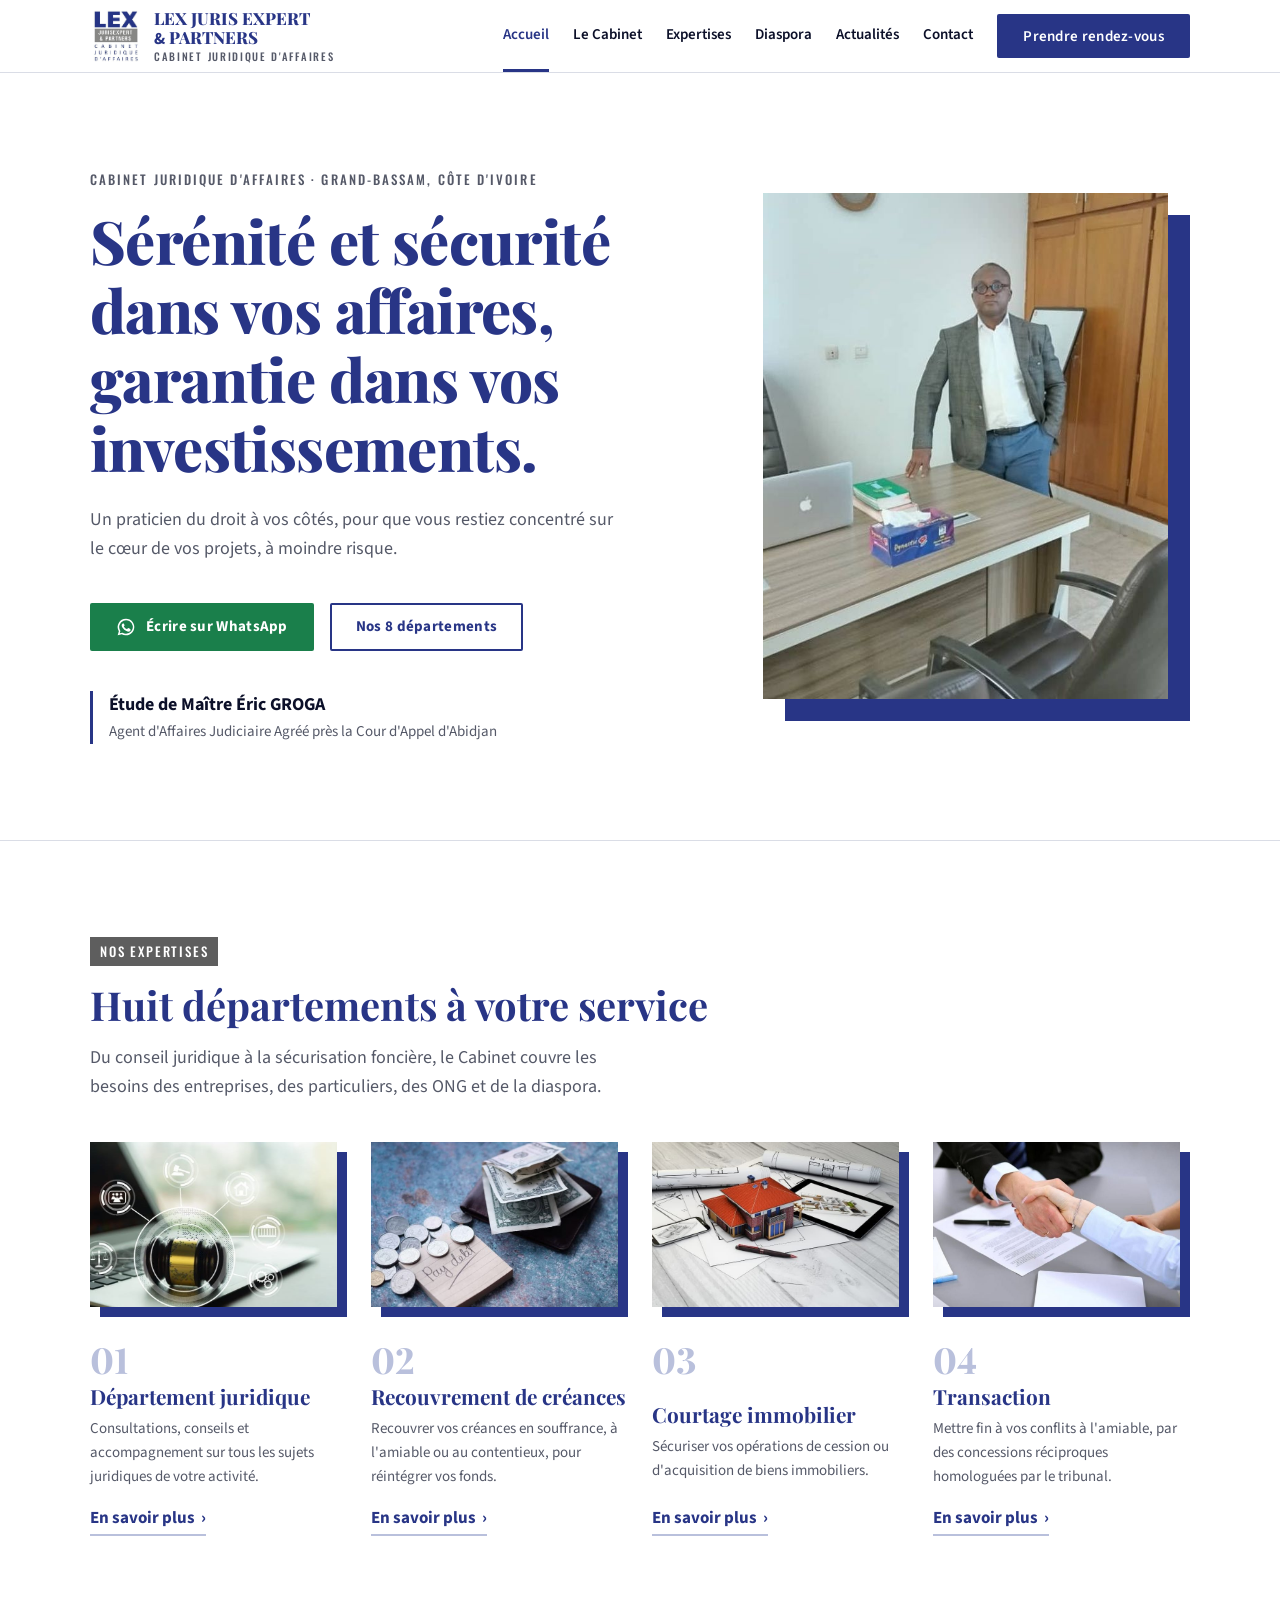
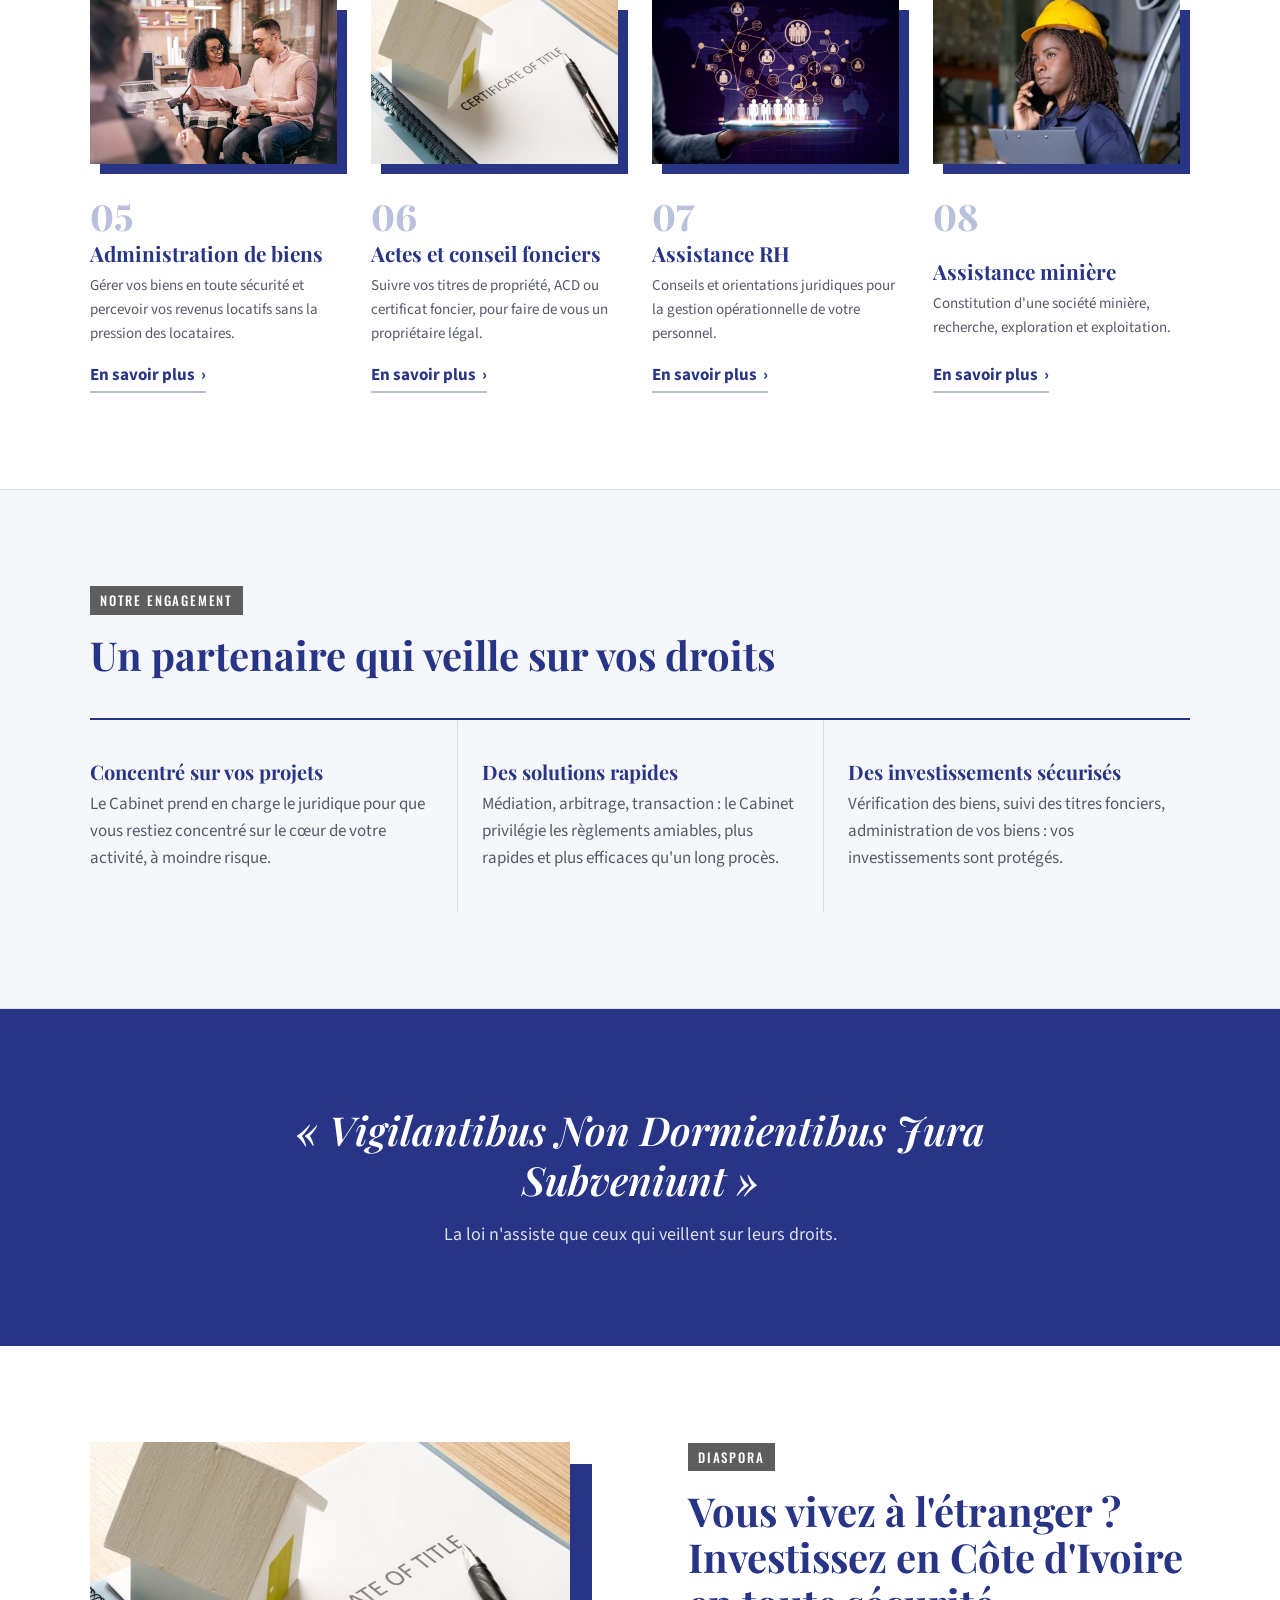
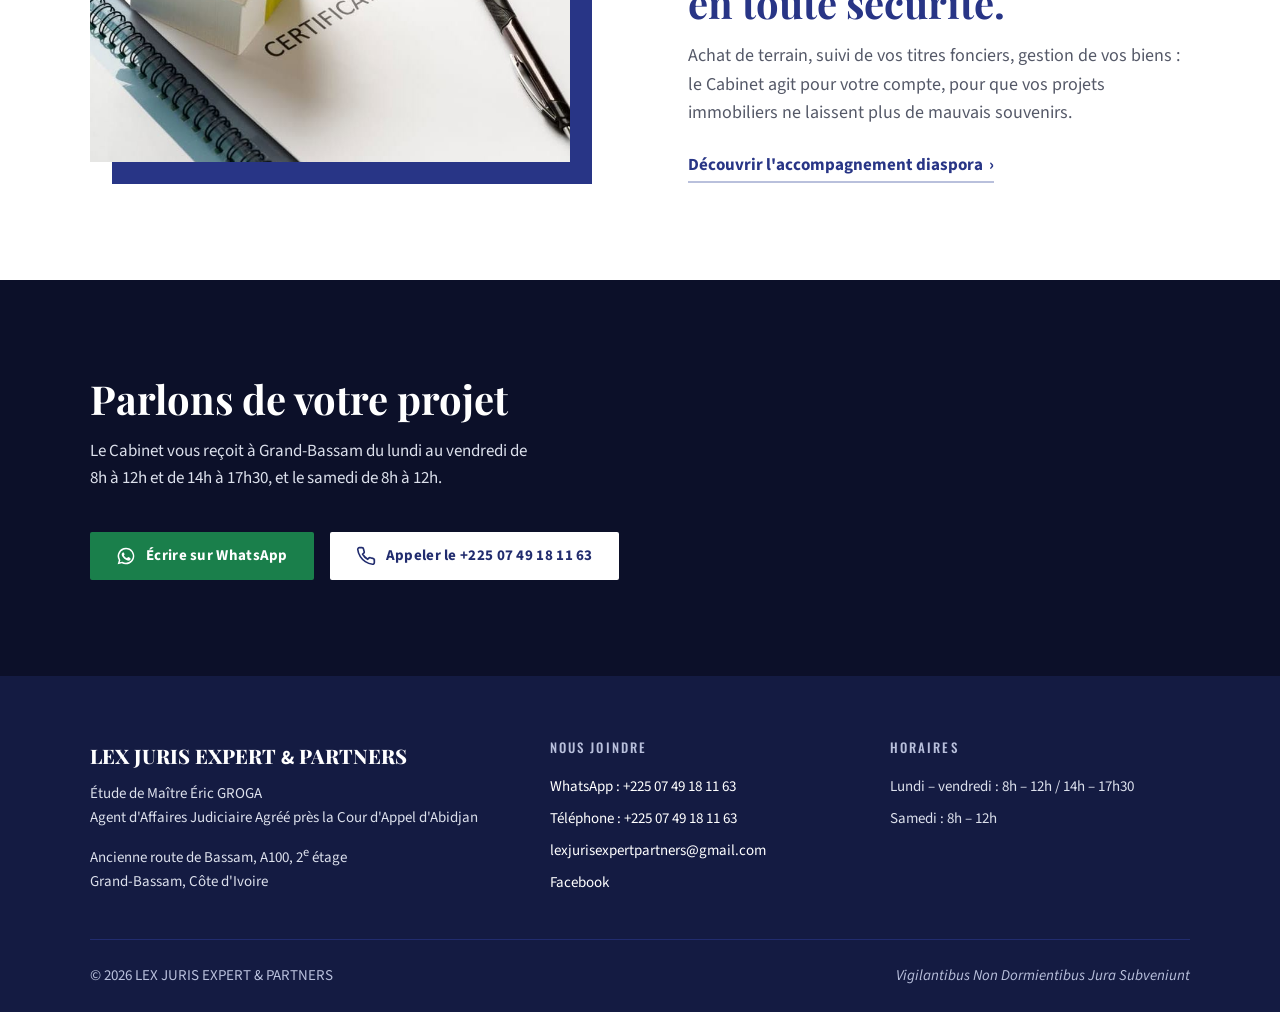
<file: index.html>
<!doctype html>
<html lang="fr">
<head>
<meta charset="utf-8">
<meta name="viewport" content="width=device-width, initial-scale=1">
<title>LEX JURIS EXPERT & PARTNERS — Cabinet juridique d'affaires à Grand-Bassam</title>
<meta name="description" content="Cabinet juridique d'affaires de Maître Éric GROGA à Grand-Bassam, Côte d'Ivoire : droit des affaires, recouvrement, foncier, immobilier, transaction, RH et mines.">
<meta property="og:type" content="website">
<meta property="og:title" content="LEX JURIS EXPERT & PARTNERS — Cabinet juridique d'affaires à Grand-Bassam">
<meta property="og:description" content="Cabinet juridique d'affaires de Maître Éric GROGA à Grand-Bassam, Côte d'Ivoire : droit des affaires, recouvrement, foncier, immobilier, transaction, RH et mines.">
<meta property="og:image" content="https://lexjuris.vercel.app/images/partage.jpg">
<meta property="og:url" content="https://lexjuris.vercel.app/index.html">
<link rel="canonical" href="https://lexjuris.vercel.app/index.html">
<meta property="og:locale" content="fr_FR">
<meta name="theme-color" content="#283586">
<link rel="icon" href="images/logo.jpg">
<link rel="preconnect" href="https://fonts.googleapis.com">
<link rel="preconnect" href="https://fonts.gstatic.com" crossorigin>
<link href="https://fonts.googleapis.com/css2?family=Oswald:wght@500&family=Playfair+Display:ital,wght@0,600;0,700;0,800;1,600&family=Source+Sans+3:wght@400;600;700&display=swap" rel="stylesheet">
<link rel="stylesheet" href="tokens.css">
<link rel="stylesheet" href="style.css">
<script src="menu.js" defer></script>
</head>
<body>
<a class="evitement" href="#contenu">Aller au contenu</a>
<header class="entete">
  <div class="conteneur">
    <a class="marque-site" href="index.html">
      <img src="images/logo.jpg" alt="" width="52" height="52">
      <span>LEX JURIS EXPERT<br><span class="et">&amp;</span> PARTNERS<small>Cabinet juridique d'affaires</small></span>
    </a>
    <button class="bouton-menu" aria-expanded="false" aria-controls="nav"><svg viewBox="0 0 24 24" fill="none" stroke="currentColor" stroke-width="2.5" aria-hidden="true"><path d="M3 6h18M3 12h18M3 18h18"/></svg>Menu</button>
    <nav class="nav" id="nav" aria-label="Menu principal">
      <ul>
        <li><a href="index.html" aria-current="page">Accueil</a></li>
        <li><a href="cabinet.html">Le Cabinet</a></li>
        <li><a href="expertises.html">Expertises</a></li>
        <li><a href="diaspora.html">Diaspora</a></li>
        <li><a href="actualites.html">Actualités</a></li>
        <li><a href="contact.html">Contact</a></li>
      </ul>
      <a class="btn btn-plein" href="contact.html">Prendre rendez-vous</a>
    </nav>
  </div>
</header>
<main id="contenu">

<section class="ouverture">
  <div class="conteneur grille">
    <div>
      <p class="etiquette">Cabinet juridique d'affaires · Grand-Bassam, Côte d'Ivoire</p>
      <h1>Sérénité et sécurité dans vos affaires, garantie dans vos investissements.</h1>
      <p class="chapeau">Un praticien du droit à vos côtés, pour que vous restiez concentré sur le cœur de vos projets, à moindre risque.</p>
      <div class="boutons">
        <a class="btn btn-wa" href="https://wa.me/2250749181163?text=Bonjour%20Ma%C3%AEtre%20GROGA%2C%20je%20souhaite%20prendre%20rendez-vous%20avec%20le%20Cabinet%20LEX%20JURIS%20EXPERT%20%26%20PARTNERS."><svg viewBox="0 0 24 24" fill="currentColor" aria-hidden="true"><path d="M12 2a10 10 0 0 0-8.6 15.1L2 22l5-1.3A10 10 0 1 0 12 2Zm0 18.2a8.2 8.2 0 0 1-4.2-1.2l-.3-.2-3 .8.8-2.9-.2-.3A8.2 8.2 0 1 1 12 20.2Zm4.5-6.1c-.2-.1-1.5-.7-1.7-.8-.2-.1-.4-.1-.6.1l-.8 1c-.1.2-.3.2-.5.1a6.7 6.7 0 0 1-3.3-2.9c-.3-.4.2-.4.7-1.3.1-.2 0-.3 0-.4l-.8-1.8c-.2-.5-.4-.4-.6-.4h-.5a1 1 0 0 0-.7.3 3 3 0 0 0-.9 2.2 5.2 5.2 0 0 0 1.1 2.7 11.9 11.9 0 0 0 4.6 4c1.7.7 2.3.8 3.2.6.5-.1 1.5-.6 1.7-1.2.2-.6.2-1.1.2-1.2-.1-.1-.3-.2-.5-.3Z"/></svg>Écrire sur WhatsApp</a>
        <a class="btn btn-trait" href="expertises.html">Nos 8 départements</a>
      </div>
      <p class="titre-officiel"><strong>Étude de Maître Éric GROGA</strong>Agent d'Affaires Judiciaire Agréé près la Cour d'Appel d'Abidjan</p>
    </div>
    <div class="photo-decalee portrait">
      <img src="images/maitre-groga.jpg" alt="Maître Éric GROGA dans son bureau du Cabinet" width="800" height="800">
    </div>
  </div>
</section>

<section class="section">
  <div class="conteneur">
    <div class="tete-section">
      <span class="bandeau">Nos expertises</span>
      <h2>Huit départements à votre service</h2>
      <p class="chapeau">Du conseil juridique à la sécurisation foncière, le Cabinet couvre les besoins des entreprises, des particuliers, des ONG et de la diaspora.</p>
    </div>
    <div class="departements">
      <article class="carte-dept">
        <div class="photo-decalee paysage"><img src="images/dept1.jpg" alt="" loading="lazy" width="812" height="481"></div>
        <p class="num">01</p>
        <h3>Département juridique</h3>
        <p>Consultations, conseils et accompagnement sur tous les sujets juridiques de votre activité.</p>
        <a class="lien-fleche" href="expertises.html#juridique">En savoir plus <span aria-hidden="true">›</span></a>
      </article>
      <article class="carte-dept">
        <div class="photo-decalee paysage"><img src="images/dept2.jpg" alt="" loading="lazy" width="798" height="481"></div>
        <p class="num">02</p>
        <h3>Recouvrement de créances</h3>
        <p>Recouvrer vos créances en souffrance, à l'amiable ou au contentieux, pour réintégrer vos fonds.</p>
        <a class="lien-fleche" href="expertises.html#recouvrement">En savoir plus <span aria-hidden="true">›</span></a>
      </article>
      <article class="carte-dept">
        <div class="photo-decalee paysage"><img src="images/dept3.jpg" alt="" loading="lazy" width="770" height="458"></div>
        <p class="num">03</p>
        <h3>Courtage immobilier</h3>
        <p>Sécuriser vos opérations de cession ou d'acquisition de biens immobiliers.</p>
        <a class="lien-fleche" href="expertises.html#courtage">En savoir plus <span aria-hidden="true">›</span></a>
      </article>
      <article class="carte-dept">
        <div class="photo-decalee paysage"><img src="images/dept4.jpg" alt="" loading="lazy" width="812" height="556"></div>
        <p class="num">04</p>
        <h3>Transaction</h3>
        <p>Mettre fin à vos conflits à l'amiable, par des concessions réciproques homologuées par le tribunal.</p>
        <a class="lien-fleche" href="expertises.html#transaction">En savoir plus <span aria-hidden="true">›</span></a>
      </article>
      <article class="carte-dept">
        <div class="photo-decalee paysage"><img src="images/dept5.jpg" alt="" loading="lazy" width="900" height="579"></div>
        <p class="num">05</p>
        <h3>Administration de biens</h3>
        <p>Gérer vos biens en toute sécurité et percevoir vos revenus locatifs sans la pression des locataires.</p>
        <a class="lien-fleche" href="expertises.html#administration">En savoir plus <span aria-hidden="true">›</span></a>
      </article>
      <article class="carte-dept">
        <div class="photo-decalee paysage"><img src="images/dept6.jpg" alt="" loading="lazy" width="798" height="576"></div>
        <p class="num">06</p>
        <h3>Actes et conseil fonciers</h3>
        <p>Suivre vos titres de propriété, ACD ou certificat foncier, pour faire de vous un propriétaire légal.</p>
        <a class="lien-fleche" href="expertises.html#foncier">En savoir plus <span aria-hidden="true">›</span></a>
      </article>
      <article class="carte-dept">
        <div class="photo-decalee paysage"><img src="images/dept7.jpg" alt="" loading="lazy" width="812" height="556"></div>
        <p class="num">07</p>
        <h3>Assistance RH</h3>
        <p>Conseils et orientations juridiques pour la gestion opérationnelle de votre personnel.</p>
        <a class="lien-fleche" href="expertises.html#rh">En savoir plus <span aria-hidden="true">›</span></a>
      </article>
      <article class="carte-dept">
        <div class="photo-decalee paysage"><img src="images/dept8.jpg" alt="" loading="lazy" width="798" height="481"></div>
        <p class="num">08</p>
        <h3>Assistance minière</h3>
        <p>Constitution d'une société minière, recherche, exploration et exploitation.</p>
        <a class="lien-fleche" href="expertises.html#miniere">En savoir plus <span aria-hidden="true">›</span></a>
      </article>
    </div>
  </div>
</section>

<section class="section section-douce">
  <div class="conteneur">
    <div class="tete-section">
      <span class="bandeau">Notre engagement</span>
      <h2>Un partenaire qui veille sur vos droits</h2>
    </div>
    <div class="atouts">
      <div class="atout">
        <h3>Concentré sur vos projets</h3>
        <p>Le Cabinet prend en charge le juridique pour que vous restiez concentré sur le cœur de votre activité, à moindre risque.</p>
      </div>
      <div class="atout">
        <h3>Des solutions rapides</h3>
        <p>Médiation, arbitrage, transaction : le Cabinet privilégie les règlements amiables, plus rapides et plus efficaces qu'un long procès.</p>
      </div>
      <div class="atout">
        <h3>Des investissements sécurisés</h3>
        <p>Vérification des biens, suivi des titres fonciers, administration de vos biens : vos investissements sont protégés.</p>
      </div>
    </div>
  </div>
</section>

<section class="devise">
  <div class="conteneur">
    <blockquote>« Vigilantibus Non Dormientibus Jura Subveniunt »</blockquote>
    <p>La loi n'assiste que ceux qui veillent sur leurs droits.</p>
  </div>
</section>

<section class="section">
  <div class="conteneur deux-col">
    <div class="photo-decalee paysage"><img src="images/dept6.jpg" alt="Titre de propriété et maquette de maison" loading="lazy" width="798" height="576"></div>
    <div>
      <span class="bandeau">Diaspora</span>
      <h2 style="margin-top:16px">Vous vivez à l'étranger ? Investissez en Côte d'Ivoire en toute sécurité.</h2>
      <p class="chapeau" style="margin-top:16px">Achat de terrain, suivi de vos titres fonciers, gestion de vos biens : le Cabinet agit pour votre compte, pour que vos projets immobiliers ne laissent plus de mauvais souvenirs.</p>
      <p style="margin-top:24px"><a class="lien-fleche" href="diaspora.html">Découvrir l'accompagnement diaspora <span aria-hidden="true">›</span></a></p>
    </div>
  </div>
</section>

<section class="appel">
  <div class="conteneur">
    <h2>Parlons de votre projet</h2>
    <p>Le Cabinet vous reçoit à Grand-Bassam du lundi au vendredi de 8h à 12h et de 14h à 17h30, et le samedi de 8h à 12h.</p>
    <div class="boutons">
      <a class="btn btn-wa" href="https://wa.me/2250749181163?text=Bonjour%20Ma%C3%AEtre%20GROGA%2C%20je%20souhaite%20prendre%20rendez-vous%20avec%20le%20Cabinet%20LEX%20JURIS%20EXPERT%20%26%20PARTNERS."><svg viewBox="0 0 24 24" fill="currentColor" aria-hidden="true"><path d="M12 2a10 10 0 0 0-8.6 15.1L2 22l5-1.3A10 10 0 1 0 12 2Zm0 18.2a8.2 8.2 0 0 1-4.2-1.2l-.3-.2-3 .8.8-2.9-.2-.3A8.2 8.2 0 1 1 12 20.2Zm4.5-6.1c-.2-.1-1.5-.7-1.7-.8-.2-.1-.4-.1-.6.1l-.8 1c-.1.2-.3.2-.5.1a6.7 6.7 0 0 1-3.3-2.9c-.3-.4.2-.4.7-1.3.1-.2 0-.3 0-.4l-.8-1.8c-.2-.5-.4-.4-.6-.4h-.5a1 1 0 0 0-.7.3 3 3 0 0 0-.9 2.2 5.2 5.2 0 0 0 1.1 2.7 11.9 11.9 0 0 0 4.6 4c1.7.7 2.3.8 3.2.6.5-.1 1.5-.6 1.7-1.2.2-.6.2-1.1.2-1.2-.1-.1-.3-.2-.5-.3Z"/></svg>Écrire sur WhatsApp</a>
      <a class="btn btn-blanc" href="tel:+2250749181163"><svg viewBox="0 0 24 24" fill="none" stroke="currentColor" stroke-width="2" aria-hidden="true"><path d="M22 16.9v3a2 2 0 0 1-2.2 2 19.8 19.8 0 0 1-8.6-3.1 19.5 19.5 0 0 1-6-6A19.8 19.8 0 0 1 2.1 4.2 2 2 0 0 1 4.1 2h3a2 2 0 0 1 2 1.7c.1 1 .4 1.9.7 2.8a2 2 0 0 1-.5 2.1L8 9.9a16 16 0 0 0 6 6l1.3-1.3a2 2 0 0 1 2.1-.4c.9.3 1.8.6 2.8.7a2 2 0 0 1 1.7 2Z"/></svg>Appeler le +225 07 49 18 11 63</a>
    </div>
  </div>
</section>
</main>
<footer class="pied">
  <div class="conteneur">
    <div class="grille">
      <div>
        <p class="nom">LEX JURIS EXPERT <span class="et">&amp;</span> PARTNERS</p>
        <p>Étude de Maître Éric GROGA<br>Agent d'Affaires Judiciaire Agréé près la Cour d'Appel d'Abidjan</p>
        <p style="margin-top:12px">Ancienne route de Bassam, A100, 2<sup>e</sup> étage<br>Grand-Bassam, Côte d'Ivoire</p>
      </div>
      <div>
        <h2>Nous joindre</h2>
        <ul>
          <li><a href="https://wa.me/2250749181163?text=Bonjour%20Ma%C3%AEtre%20GROGA%2C%20je%20souhaite%20prendre%20rendez-vous%20avec%20le%20Cabinet%20LEX%20JURIS%20EXPERT%20%26%20PARTNERS.">WhatsApp : +225 07 49 18 11 63</a></li>
          <li><a href="tel:+2250749181163">Téléphone : +225 07 49 18 11 63</a></li>
          <li><a href="mailto:lexjurisexpertpartners@gmail.com">lexjurisexpertpartners@gmail.com</a></li>
          <li><a href="https://www.facebook.com/profile.php?id=100095566743161" rel="noopener">Facebook</a></li>
        </ul>
      </div>
      <div>
        <h2>Horaires</h2>
        <ul>
          <li>Lundi – vendredi : 8h – 12h / 14h – 17h30</li>
          <li>Samedi : 8h – 12h</li>
        </ul>
      </div>
    </div>
    <div class="bas">
      <span>© <span class="annee">2026</span> LEX JURIS EXPERT &amp; PARTNERS</span>
      <span><em>Vigilantibus Non Dormientibus Jura Subveniunt</em></span>
    </div>
  </div>
</footer>
<a class="wa-flottant" href="https://wa.me/2250749181163?text=Bonjour%20Ma%C3%AEtre%20GROGA%2C%20je%20souhaite%20prendre%20rendez-vous%20avec%20le%20Cabinet%20LEX%20JURIS%20EXPERT%20%26%20PARTNERS." aria-label="Nous écrire sur WhatsApp"><svg viewBox="0 0 24 24" fill="currentColor" aria-hidden="true"><path d="M12 2a10 10 0 0 0-8.6 15.1L2 22l5-1.3A10 10 0 1 0 12 2Zm0 18.2a8.2 8.2 0 0 1-4.2-1.2l-.3-.2-3 .8.8-2.9-.2-.3A8.2 8.2 0 1 1 12 20.2Zm4.5-6.1c-.2-.1-1.5-.7-1.7-.8-.2-.1-.4-.1-.6.1l-.8 1c-.1.2-.3.2-.5.1a6.7 6.7 0 0 1-3.3-2.9c-.3-.4.2-.4.7-1.3.1-.2 0-.3 0-.4l-.8-1.8c-.2-.5-.4-.4-.6-.4h-.5a1 1 0 0 0-.7.3 3 3 0 0 0-.9 2.2 5.2 5.2 0 0 0 1.1 2.7 11.9 11.9 0 0 0 4.6 4c1.7.7 2.3.8 3.2.6.5-.1 1.5-.6 1.7-1.2.2-.6.2-1.1.2-1.2-.1-.1-.3-.2-.5-.3Z"/></svg></a>
</body>
</html>
</file>
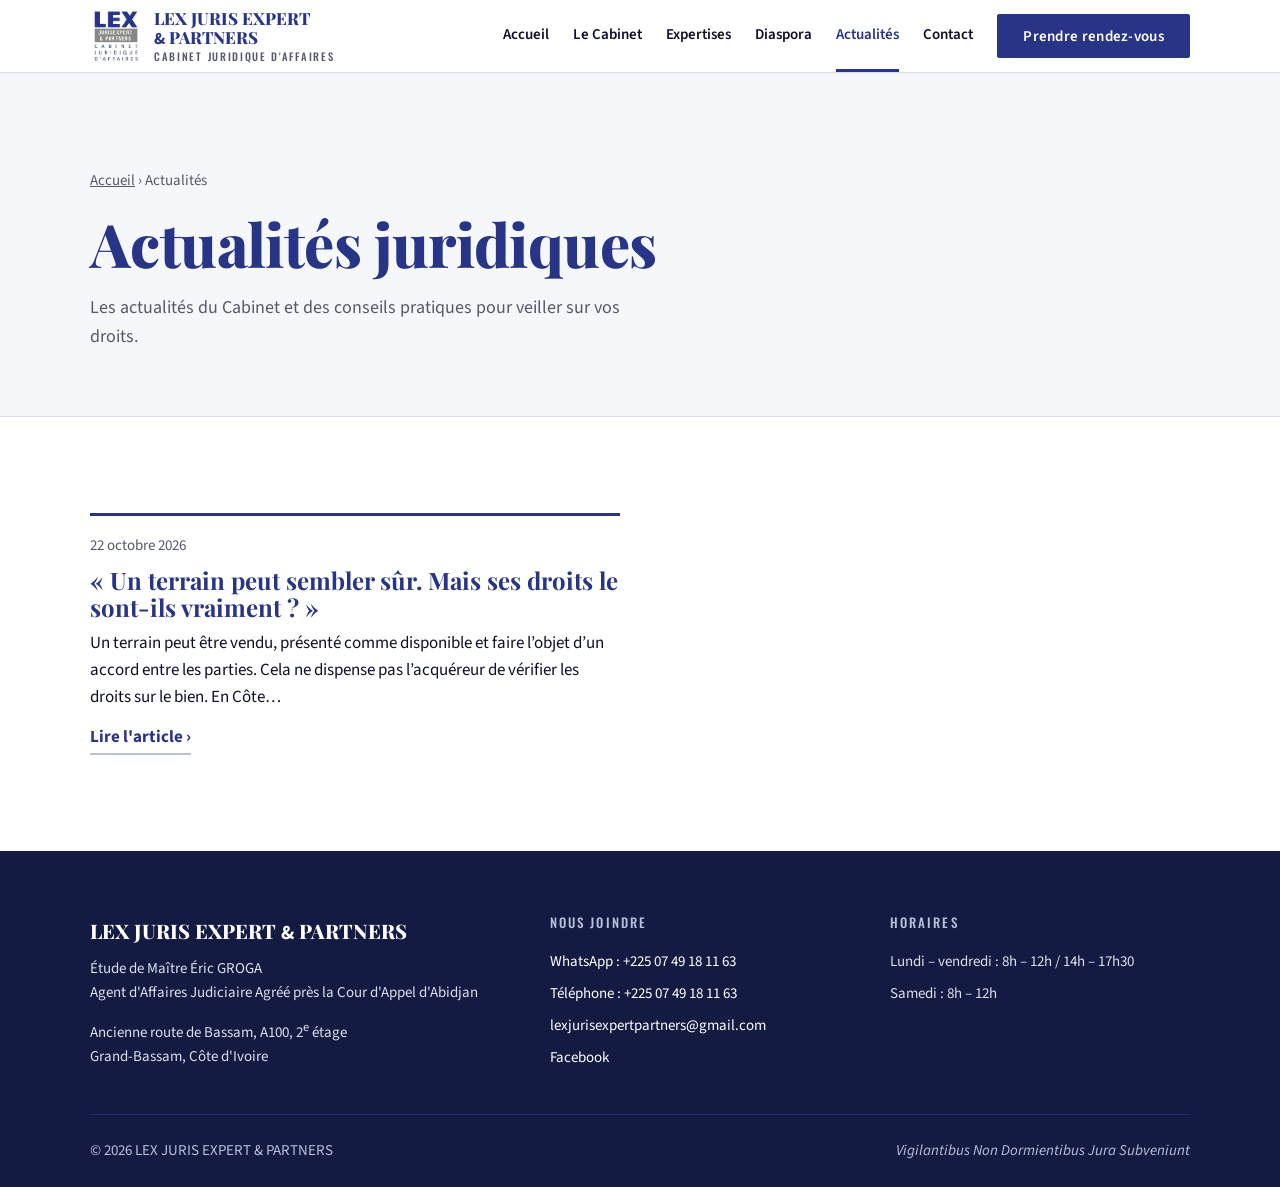
<file: actualites.html>
<!doctype html>
<html lang="fr">
<head>
<meta charset="utf-8">
<meta name="viewport" content="width=device-width, initial-scale=1">
<title>Actualités juridiques — LEX JURIS EXPERT & PARTNERS</title>
<meta name="description" content="Les actualités et conseils juridiques du Cabinet LEX JURIS EXPERT & PARTNERS.">
<meta property="og:type" content="website">
<meta property="og:title" content="Actualités juridiques — LEX JURIS EXPERT & PARTNERS">
<meta property="og:description" content="Les actualités et conseils juridiques du Cabinet LEX JURIS EXPERT & PARTNERS.">
<meta property="og:image" content="https://lexjuris.vercel.app/images/partage.jpg">
<meta property="og:url" content="https://lexjuris.vercel.app/actualites.html">
<link rel="canonical" href="https://lexjuris.vercel.app/actualites.html">
<meta property="og:locale" content="fr_FR">
<meta name="theme-color" content="#283586">
<link rel="icon" href="images/logo.jpg">
<link rel="preconnect" href="https://fonts.googleapis.com">
<link rel="preconnect" href="https://fonts.gstatic.com" crossorigin>
<link href="https://fonts.googleapis.com/css2?family=Oswald:wght@500&family=Playfair+Display:ital,wght@0,600;0,700;0,800;1,600&family=Source+Sans+3:wght@400;600;700&display=swap" rel="stylesheet">
<link rel="stylesheet" href="tokens.css">
<link rel="stylesheet" href="style.css">
<script src="menu.js" defer></script>
</head>
<body>
<a class="evitement" href="#contenu">Aller au contenu</a>
<header class="entete">
  <div class="conteneur">
    <a class="marque-site" href="index.html">
      <img src="images/logo.jpg" alt="" width="52" height="52">
      <span>LEX JURIS EXPERT<br><span class="et">&amp;</span> PARTNERS<small>Cabinet juridique d'affaires</small></span>
    </a>
    <button class="bouton-menu" aria-expanded="false" aria-controls="nav"><svg viewBox="0 0 24 24" fill="none" stroke="currentColor" stroke-width="2.5" aria-hidden="true"><path d="M3 6h18M3 12h18M3 18h18"/></svg>Menu</button>
    <nav class="nav" id="nav" aria-label="Menu principal">
      <ul>
        <li><a href="index.html">Accueil</a></li>
        <li><a href="cabinet.html">Le Cabinet</a></li>
        <li><a href="expertises.html">Expertises</a></li>
        <li><a href="diaspora.html">Diaspora</a></li>
        <li><a href="actualites.html" aria-current="page">Actualités</a></li>
        <li><a href="contact.html">Contact</a></li>
      </ul>
      <a class="btn btn-plein" href="contact.html">Prendre rendez-vous</a>
    </nav>
  </div>
</header>
<main id="contenu">

<section class="ouverture-page">
  <div class="conteneur">
    <p class="fil"><a href="index.html">Accueil</a> › Actualités</p>
    <h1>Actualités juridiques</h1>
    <p class="chapeau">Les actualités du Cabinet et des conseils pratiques pour veiller sur vos droits.</p>
  </div>
</section>

<section class="section">
  <div class="conteneur" id="actus" aria-live="polite">
    <div class="vide">
      <h2>Les premières actualités arrivent bientôt</h2>
      <p>En attendant, posez directement votre question au Cabinet.</p>
      <a class="btn btn-wa" href="https://wa.me/2250749181163?text=Bonjour%20Ma%C3%AEtre%20GROGA%2C%20je%20souhaite%20prendre%20rendez-vous%20avec%20le%20Cabinet%20LEX%20JURIS%20EXPERT%20%26%20PARTNERS."><svg viewBox="0 0 24 24" fill="currentColor" aria-hidden="true"><path d="M12 2a10 10 0 0 0-8.6 15.1L2 22l5-1.3A10 10 0 1 0 12 2Zm0 18.2a8.2 8.2 0 0 1-4.2-1.2l-.3-.2-3 .8.8-2.9-.2-.3A8.2 8.2 0 1 1 12 20.2Zm4.5-6.1c-.2-.1-1.5-.7-1.7-.8-.2-.1-.4-.1-.6.1l-.8 1c-.1.2-.3.2-.5.1a6.7 6.7 0 0 1-3.3-2.9c-.3-.4.2-.4.7-1.3.1-.2 0-.3 0-.4l-.8-1.8c-.2-.5-.4-.4-.6-.4h-.5a1 1 0 0 0-.7.3 3 3 0 0 0-.9 2.2 5.2 5.2 0 0 0 1.1 2.7 11.9 11.9 0 0 0 4.6 4c1.7.7 2.3.8 3.2.6.5-.1 1.5-.6 1.7-1.2.2-.6.2-1.1.2-1.2-.1-.1-.3-.2-.5-.3Z"/></svg>Écrire sur WhatsApp</a>
    </div>
  </div>
</section>
<script src="actus.js" defer></script>
</main>
<footer class="pied">
  <div class="conteneur">
    <div class="grille">
      <div>
        <p class="nom">LEX JURIS EXPERT <span class="et">&amp;</span> PARTNERS</p>
        <p>Étude de Maître Éric GROGA<br>Agent d'Affaires Judiciaire Agréé près la Cour d'Appel d'Abidjan</p>
        <p style="margin-top:12px">Ancienne route de Bassam, A100, 2<sup>e</sup> étage<br>Grand-Bassam, Côte d'Ivoire</p>
      </div>
      <div>
        <h2>Nous joindre</h2>
        <ul>
          <li><a href="https://wa.me/2250749181163?text=Bonjour%20Ma%C3%AEtre%20GROGA%2C%20je%20souhaite%20prendre%20rendez-vous%20avec%20le%20Cabinet%20LEX%20JURIS%20EXPERT%20%26%20PARTNERS.">WhatsApp : +225 07 49 18 11 63</a></li>
          <li><a href="tel:+2250749181163">Téléphone : +225 07 49 18 11 63</a></li>
          <li><a href="mailto:lexjurisexpertpartners@gmail.com">lexjurisexpertpartners@gmail.com</a></li>
          <li><a href="https://www.facebook.com/profile.php?id=100095566743161" rel="noopener">Facebook</a></li>
        </ul>
      </div>
      <div>
        <h2>Horaires</h2>
        <ul>
          <li>Lundi – vendredi : 8h – 12h / 14h – 17h30</li>
          <li>Samedi : 8h – 12h</li>
        </ul>
      </div>
    </div>
    <div class="bas">
      <span>© <span class="annee">2026</span> LEX JURIS EXPERT &amp; PARTNERS</span>
      <span><em>Vigilantibus Non Dormientibus Jura Subveniunt</em></span>
    </div>
  </div>
</footer>
<a class="wa-flottant" href="https://wa.me/2250749181163?text=Bonjour%20Ma%C3%AEtre%20GROGA%2C%20je%20souhaite%20prendre%20rendez-vous%20avec%20le%20Cabinet%20LEX%20JURIS%20EXPERT%20%26%20PARTNERS." aria-label="Nous écrire sur WhatsApp"><svg viewBox="0 0 24 24" fill="currentColor" aria-hidden="true"><path d="M12 2a10 10 0 0 0-8.6 15.1L2 22l5-1.3A10 10 0 1 0 12 2Zm0 18.2a8.2 8.2 0 0 1-4.2-1.2l-.3-.2-3 .8.8-2.9-.2-.3A8.2 8.2 0 1 1 12 20.2Zm4.5-6.1c-.2-.1-1.5-.7-1.7-.8-.2-.1-.4-.1-.6.1l-.8 1c-.1.2-.3.2-.5.1a6.7 6.7 0 0 1-3.3-2.9c-.3-.4.2-.4.7-1.3.1-.2 0-.3 0-.4l-.8-1.8c-.2-.5-.4-.4-.6-.4h-.5a1 1 0 0 0-.7.3 3 3 0 0 0-.9 2.2 5.2 5.2 0 0 0 1.1 2.7 11.9 11.9 0 0 0 4.6 4c1.7.7 2.3.8 3.2.6.5-.1 1.5-.6 1.7-1.2.2-.6.2-1.1.2-1.2-.1-.1-.3-.2-.5-.3Z"/></svg></a>
</body>
</html>
</file>
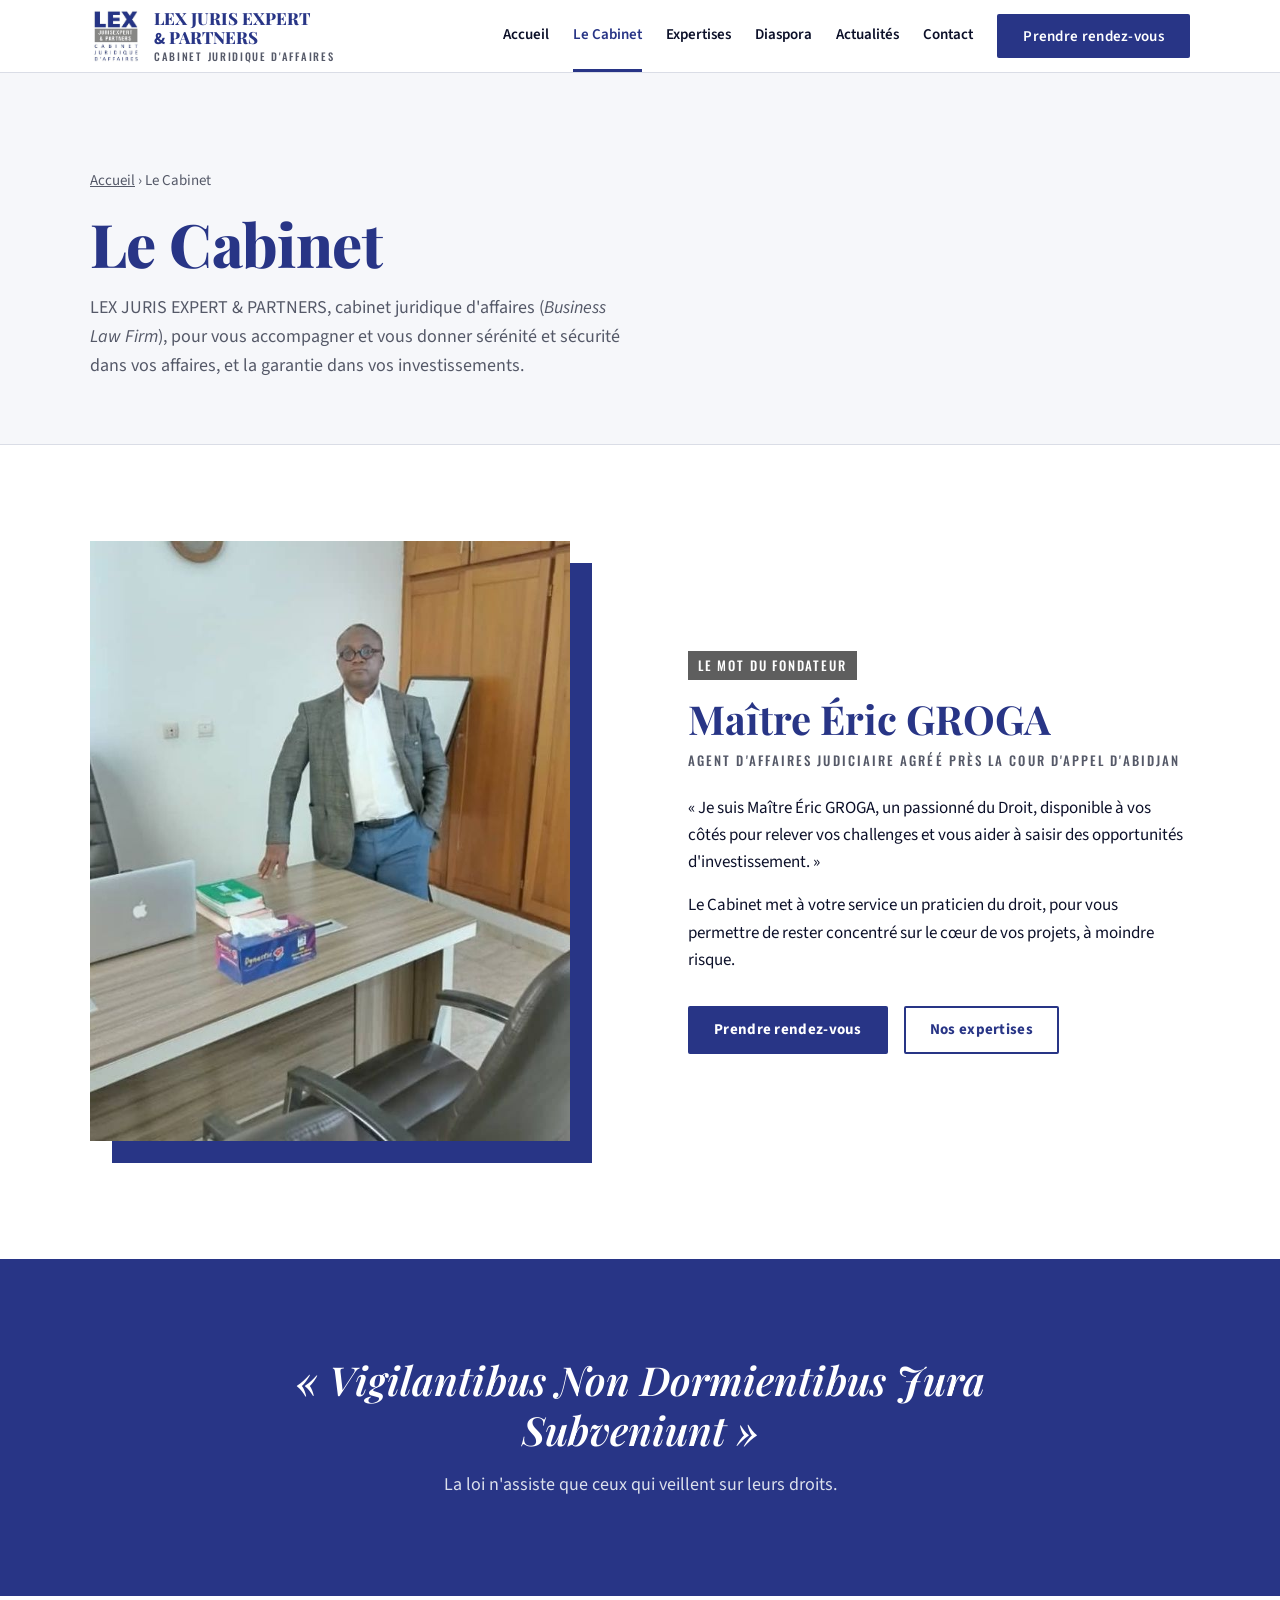
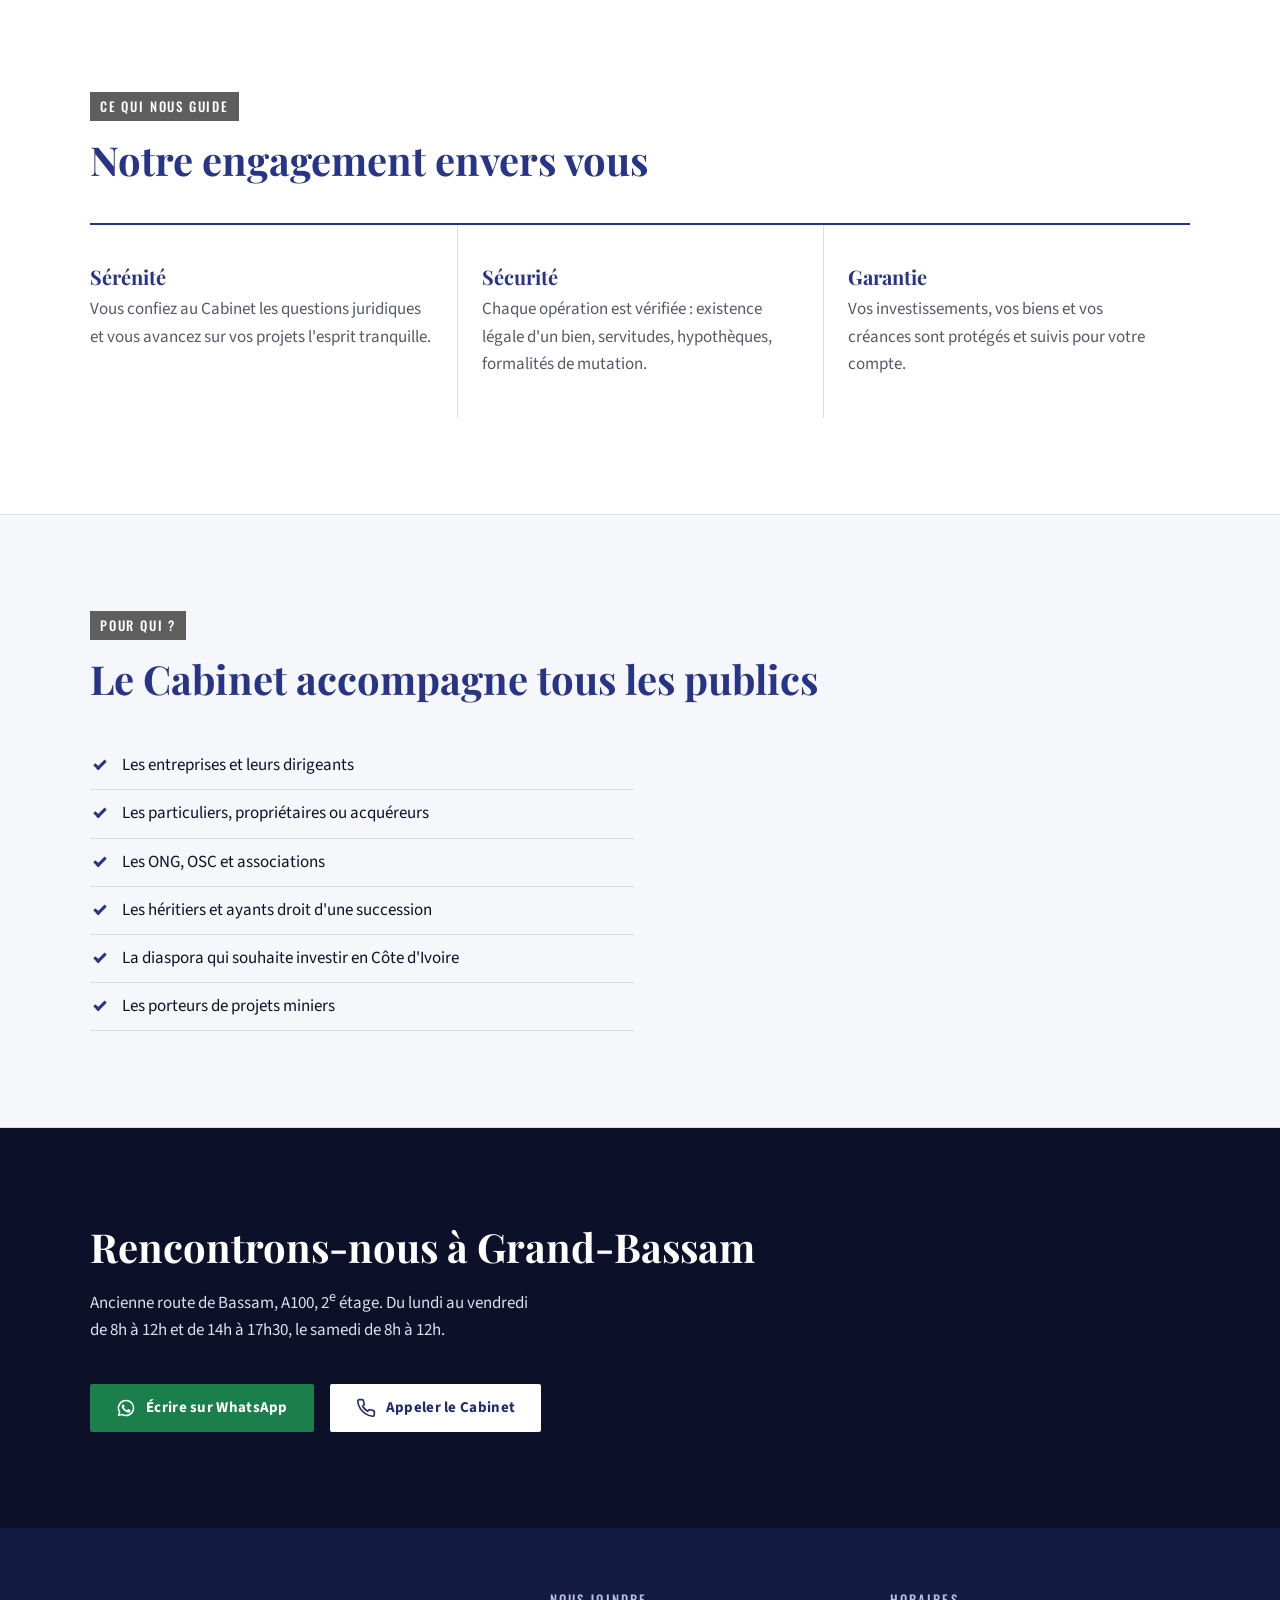
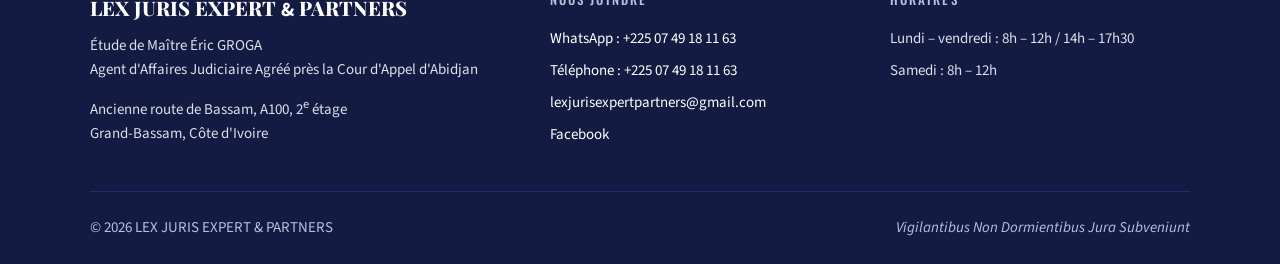
<file: cabinet.html>
<!doctype html>
<html lang="fr">
<head>
<meta charset="utf-8">
<meta name="viewport" content="width=device-width, initial-scale=1">
<title>Le Cabinet et Maître Éric GROGA — LEX JURIS EXPERT & PARTNERS</title>
<meta name="description" content="Présentation du Cabinet LEX JURIS EXPERT & PARTNERS et de Maître Éric GROGA, Agent d'Affaires Judiciaire Agréé près la Cour d'Appel d'Abidjan.">
<meta property="og:type" content="website">
<meta property="og:title" content="Le Cabinet et Maître Éric GROGA — LEX JURIS EXPERT & PARTNERS">
<meta property="og:description" content="Présentation du Cabinet LEX JURIS EXPERT & PARTNERS et de Maître Éric GROGA, Agent d'Affaires Judiciaire Agréé près la Cour d'Appel d'Abidjan.">
<meta property="og:image" content="https://lexjuris.vercel.app/images/partage.jpg">
<meta property="og:url" content="https://lexjuris.vercel.app/cabinet.html">
<link rel="canonical" href="https://lexjuris.vercel.app/cabinet.html">
<meta property="og:locale" content="fr_FR">
<meta name="theme-color" content="#283586">
<link rel="icon" href="images/logo.jpg">
<link rel="preconnect" href="https://fonts.googleapis.com">
<link rel="preconnect" href="https://fonts.gstatic.com" crossorigin>
<link href="https://fonts.googleapis.com/css2?family=Oswald:wght@500&family=Playfair+Display:ital,wght@0,600;0,700;0,800;1,600&family=Source+Sans+3:wght@400;600;700&display=swap" rel="stylesheet">
<link rel="stylesheet" href="tokens.css">
<link rel="stylesheet" href="style.css">
<script src="menu.js" defer></script>
</head>
<body>
<a class="evitement" href="#contenu">Aller au contenu</a>
<header class="entete">
  <div class="conteneur">
    <a class="marque-site" href="index.html">
      <img src="images/logo.jpg" alt="" width="52" height="52">
      <span>LEX JURIS EXPERT<br><span class="et">&amp;</span> PARTNERS<small>Cabinet juridique d'affaires</small></span>
    </a>
    <button class="bouton-menu" aria-expanded="false" aria-controls="nav"><svg viewBox="0 0 24 24" fill="none" stroke="currentColor" stroke-width="2.5" aria-hidden="true"><path d="M3 6h18M3 12h18M3 18h18"/></svg>Menu</button>
    <nav class="nav" id="nav" aria-label="Menu principal">
      <ul>
        <li><a href="index.html">Accueil</a></li>
        <li><a href="cabinet.html" aria-current="page">Le Cabinet</a></li>
        <li><a href="expertises.html">Expertises</a></li>
        <li><a href="diaspora.html">Diaspora</a></li>
        <li><a href="actualites.html">Actualités</a></li>
        <li><a href="contact.html">Contact</a></li>
      </ul>
      <a class="btn btn-plein" href="contact.html">Prendre rendez-vous</a>
    </nav>
  </div>
</header>
<main id="contenu">

<section class="ouverture-page">
  <div class="conteneur">
    <p class="fil"><a href="index.html">Accueil</a> › Le Cabinet</p>
    <h1>Le Cabinet</h1>
    <p class="chapeau">LEX JURIS EXPERT &amp; PARTNERS, cabinet juridique d'affaires (<em>Business Law Firm</em>), pour vous accompagner et vous donner sérénité et sécurité dans vos affaires, et la garantie dans vos investissements.</p>
  </div>
</section>

<section class="section">
  <div class="conteneur deux-col">
    <div class="photo-decalee portrait">
      <img src="images/maitre-groga.jpg" alt="Maître Éric GROGA dans son bureau" width="800" height="800">
    </div>
    <div>
      <span class="bandeau">Le mot du fondateur</span>
      <h2 style="margin-top:16px">Maître Éric GROGA</h2>
      <p class="etiquette" style="margin-top:8px">Agent d'Affaires Judiciaire Agréé près la Cour d'Appel d'Abidjan</p>
      <div class="texte-long" style="margin-top:24px">
        <p>« Je suis Maître Éric GROGA, un passionné du Droit, disponible à vos côtés pour relever vos challenges et vous aider à saisir des opportunités d'investissement. »</p>
        <p>Le Cabinet met à votre service un praticien du droit, pour vous permettre de rester concentré sur le cœur de vos projets, à moindre risque.</p>
      </div>
      <div class="boutons" style="margin-top:32px">
        <a class="btn btn-plein" href="contact.html">Prendre rendez-vous</a>
        <a class="btn btn-trait" href="expertises.html">Nos expertises</a>
      </div>
    </div>
  </div>
</section>

<section class="devise">
  <div class="conteneur">
    <blockquote>« Vigilantibus Non Dormientibus Jura Subveniunt »</blockquote>
    <p>La loi n'assiste que ceux qui veillent sur leurs droits.</p>
  </div>
</section>

<section class="section">
  <div class="conteneur">
    <div class="tete-section">
      <span class="bandeau">Ce qui nous guide</span>
      <h2>Notre engagement envers vous</h2>
    </div>
    <div class="atouts">
      <div class="atout">
        <h3>Sérénité</h3>
        <p>Vous confiez au Cabinet les questions juridiques et vous avancez sur vos projets l'esprit tranquille.</p>
      </div>
      <div class="atout">
        <h3>Sécurité</h3>
        <p>Chaque opération est vérifiée : existence légale d'un bien, servitudes, hypothèques, formalités de mutation.</p>
      </div>
      <div class="atout">
        <h3>Garantie</h3>
        <p>Vos investissements, vos biens et vos créances sont protégés et suivis pour votre compte.</p>
      </div>
    </div>
  </div>
</section>

<section class="section section-douce">
  <div class="conteneur">
    <div class="tete-section">
      <span class="bandeau">Pour qui ?</span>
      <h2>Le Cabinet accompagne tous les publics</h2>
    </div>
    <ul class="liste-coche texte-long">
      <li>Les entreprises et leurs dirigeants</li>
      <li>Les particuliers, propriétaires ou acquéreurs</li>
      <li>Les ONG, OSC et associations</li>
      <li>Les héritiers et ayants droit d'une succession</li>
      <li>La diaspora qui souhaite investir en Côte d'Ivoire</li>
      <li>Les porteurs de projets miniers</li>
    </ul>
  </div>
</section>

<section class="appel">
  <div class="conteneur">
    <h2>Rencontrons-nous à Grand-Bassam</h2>
    <p>Ancienne route de Bassam, A100, 2<sup>e</sup> étage. Du lundi au vendredi de 8h à 12h et de 14h à 17h30, le samedi de 8h à 12h.</p>
    <div class="boutons">
      <a class="btn btn-wa" href="https://wa.me/2250749181163?text=Bonjour%20Ma%C3%AEtre%20GROGA%2C%20je%20souhaite%20prendre%20rendez-vous%20avec%20le%20Cabinet%20LEX%20JURIS%20EXPERT%20%26%20PARTNERS."><svg viewBox="0 0 24 24" fill="currentColor" aria-hidden="true"><path d="M12 2a10 10 0 0 0-8.6 15.1L2 22l5-1.3A10 10 0 1 0 12 2Zm0 18.2a8.2 8.2 0 0 1-4.2-1.2l-.3-.2-3 .8.8-2.9-.2-.3A8.2 8.2 0 1 1 12 20.2Zm4.5-6.1c-.2-.1-1.5-.7-1.7-.8-.2-.1-.4-.1-.6.1l-.8 1c-.1.2-.3.2-.5.1a6.7 6.7 0 0 1-3.3-2.9c-.3-.4.2-.4.7-1.3.1-.2 0-.3 0-.4l-.8-1.8c-.2-.5-.4-.4-.6-.4h-.5a1 1 0 0 0-.7.3 3 3 0 0 0-.9 2.2 5.2 5.2 0 0 0 1.1 2.7 11.9 11.9 0 0 0 4.6 4c1.7.7 2.3.8 3.2.6.5-.1 1.5-.6 1.7-1.2.2-.6.2-1.1.2-1.2-.1-.1-.3-.2-.5-.3Z"/></svg>Écrire sur WhatsApp</a>
      <a class="btn btn-blanc" href="tel:+2250749181163"><svg viewBox="0 0 24 24" fill="none" stroke="currentColor" stroke-width="2" aria-hidden="true"><path d="M22 16.9v3a2 2 0 0 1-2.2 2 19.8 19.8 0 0 1-8.6-3.1 19.5 19.5 0 0 1-6-6A19.8 19.8 0 0 1 2.1 4.2 2 2 0 0 1 4.1 2h3a2 2 0 0 1 2 1.7c.1 1 .4 1.9.7 2.8a2 2 0 0 1-.5 2.1L8 9.9a16 16 0 0 0 6 6l1.3-1.3a2 2 0 0 1 2.1-.4c.9.3 1.8.6 2.8.7a2 2 0 0 1 1.7 2Z"/></svg>Appeler le Cabinet</a>
    </div>
  </div>
</section>
</main>
<footer class="pied">
  <div class="conteneur">
    <div class="grille">
      <div>
        <p class="nom">LEX JURIS EXPERT <span class="et">&amp;</span> PARTNERS</p>
        <p>Étude de Maître Éric GROGA<br>Agent d'Affaires Judiciaire Agréé près la Cour d'Appel d'Abidjan</p>
        <p style="margin-top:12px">Ancienne route de Bassam, A100, 2<sup>e</sup> étage<br>Grand-Bassam, Côte d'Ivoire</p>
      </div>
      <div>
        <h2>Nous joindre</h2>
        <ul>
          <li><a href="https://wa.me/2250749181163?text=Bonjour%20Ma%C3%AEtre%20GROGA%2C%20je%20souhaite%20prendre%20rendez-vous%20avec%20le%20Cabinet%20LEX%20JURIS%20EXPERT%20%26%20PARTNERS.">WhatsApp : +225 07 49 18 11 63</a></li>
          <li><a href="tel:+2250749181163">Téléphone : +225 07 49 18 11 63</a></li>
          <li><a href="mailto:lexjurisexpertpartners@gmail.com">lexjurisexpertpartners@gmail.com</a></li>
          <li><a href="https://www.facebook.com/profile.php?id=100095566743161" rel="noopener">Facebook</a></li>
        </ul>
      </div>
      <div>
        <h2>Horaires</h2>
        <ul>
          <li>Lundi – vendredi : 8h – 12h / 14h – 17h30</li>
          <li>Samedi : 8h – 12h</li>
        </ul>
      </div>
    </div>
    <div class="bas">
      <span>© <span class="annee">2026</span> LEX JURIS EXPERT &amp; PARTNERS</span>
      <span><em>Vigilantibus Non Dormientibus Jura Subveniunt</em></span>
    </div>
  </div>
</footer>
<a class="wa-flottant" href="https://wa.me/2250749181163?text=Bonjour%20Ma%C3%AEtre%20GROGA%2C%20je%20souhaite%20prendre%20rendez-vous%20avec%20le%20Cabinet%20LEX%20JURIS%20EXPERT%20%26%20PARTNERS." aria-label="Nous écrire sur WhatsApp"><svg viewBox="0 0 24 24" fill="currentColor" aria-hidden="true"><path d="M12 2a10 10 0 0 0-8.6 15.1L2 22l5-1.3A10 10 0 1 0 12 2Zm0 18.2a8.2 8.2 0 0 1-4.2-1.2l-.3-.2-3 .8.8-2.9-.2-.3A8.2 8.2 0 1 1 12 20.2Zm4.5-6.1c-.2-.1-1.5-.7-1.7-.8-.2-.1-.4-.1-.6.1l-.8 1c-.1.2-.3.2-.5.1a6.7 6.7 0 0 1-3.3-2.9c-.3-.4.2-.4.7-1.3.1-.2 0-.3 0-.4l-.8-1.8c-.2-.5-.4-.4-.6-.4h-.5a1 1 0 0 0-.7.3 3 3 0 0 0-.9 2.2 5.2 5.2 0 0 0 1.1 2.7 11.9 11.9 0 0 0 4.6 4c1.7.7 2.3.8 3.2.6.5-.1 1.5-.6 1.7-1.2.2-.6.2-1.1.2-1.2-.1-.1-.3-.2-.5-.3Z"/></svg></a>
</body>
</html>
</file>
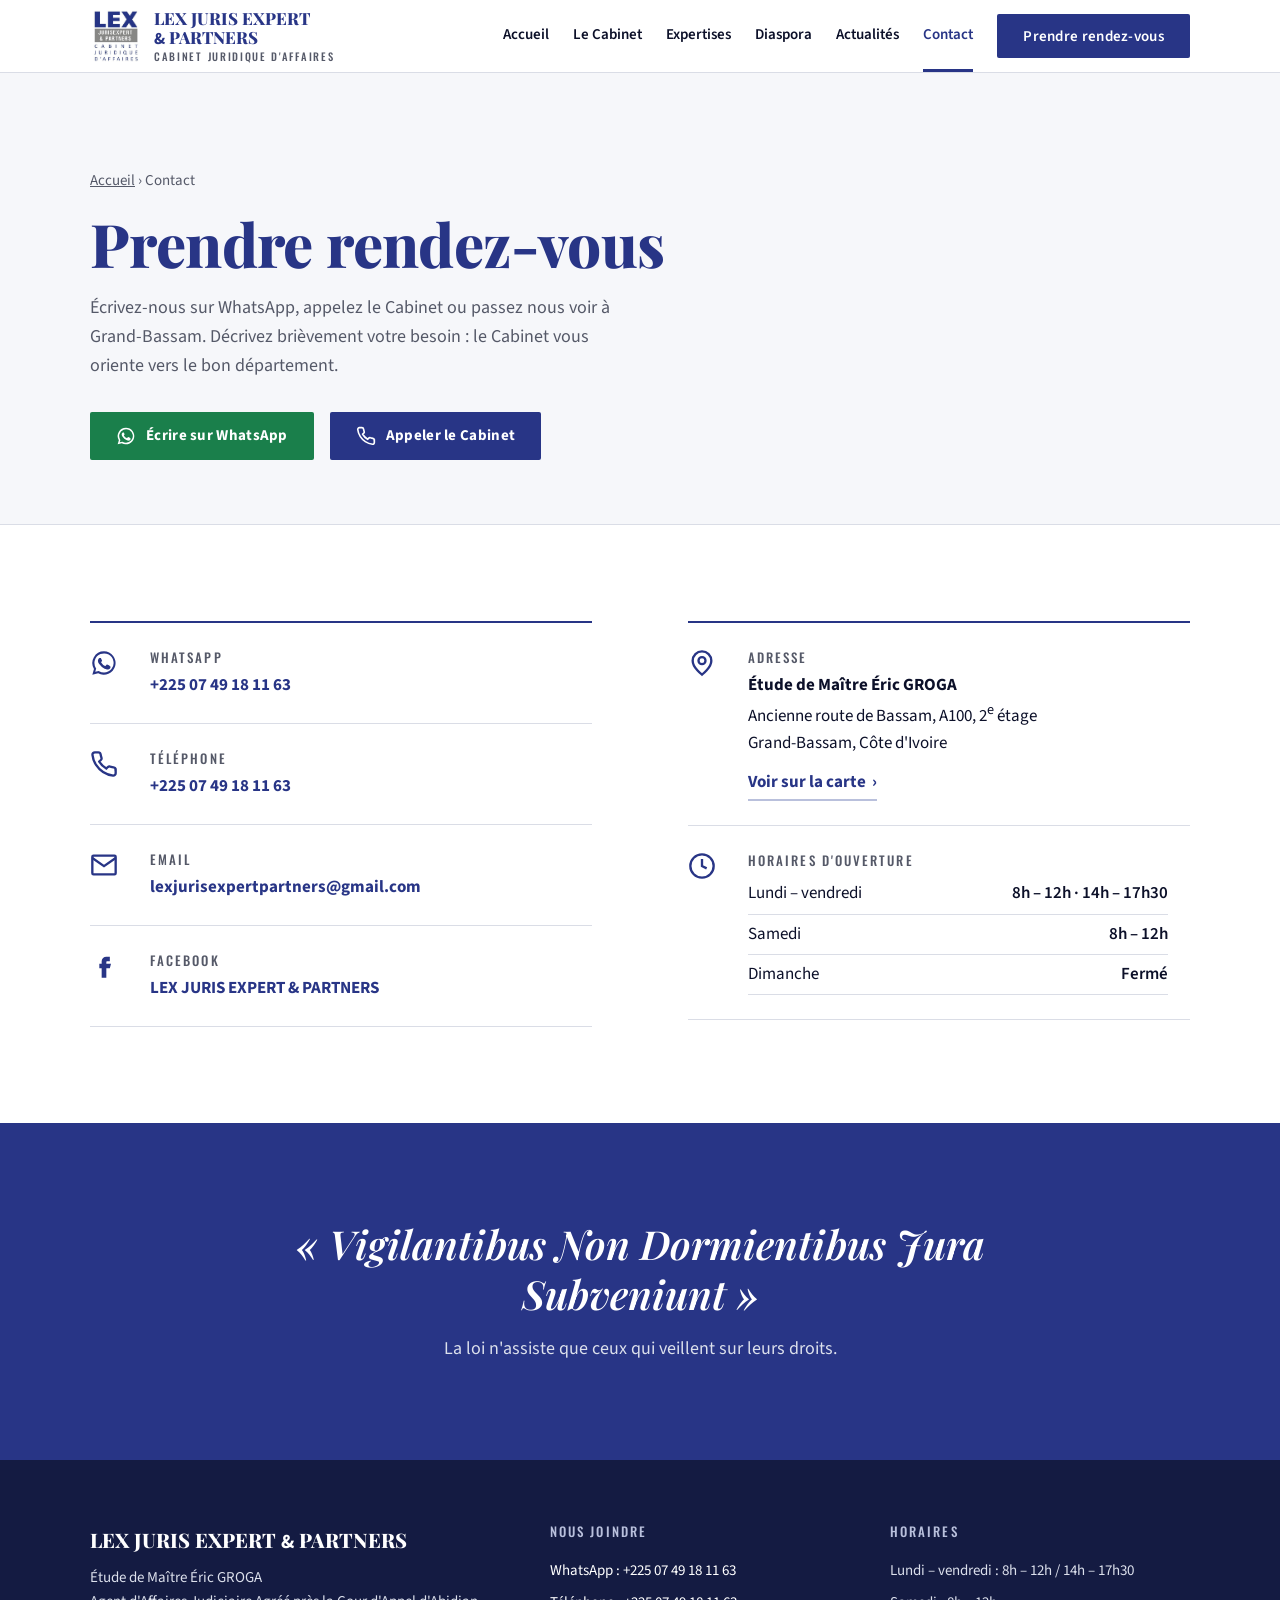
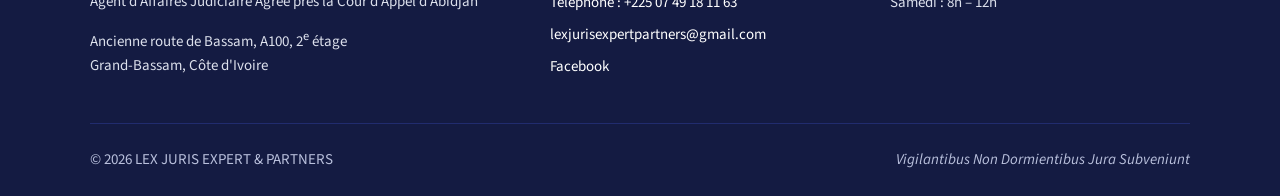
<file: contact.html>
<!doctype html>
<html lang="fr">
<head>
<meta charset="utf-8">
<meta name="viewport" content="width=device-width, initial-scale=1">
<title>Contact et rendez-vous — LEX JURIS EXPERT & PARTNERS</title>
<meta name="description" content="Prendre rendez-vous avec le Cabinet à Grand-Bassam : WhatsApp, téléphone, email, adresse et horaires d'ouverture.">
<meta property="og:type" content="website">
<meta property="og:title" content="Contact et rendez-vous — LEX JURIS EXPERT & PARTNERS">
<meta property="og:description" content="Prendre rendez-vous avec le Cabinet à Grand-Bassam : WhatsApp, téléphone, email, adresse et horaires d'ouverture.">
<meta property="og:image" content="https://lexjuris.vercel.app/images/partage.jpg">
<meta property="og:url" content="https://lexjuris.vercel.app/contact.html">
<link rel="canonical" href="https://lexjuris.vercel.app/contact.html">
<meta property="og:locale" content="fr_FR">
<meta name="theme-color" content="#283586">
<link rel="icon" href="images/logo.jpg">
<link rel="preconnect" href="https://fonts.googleapis.com">
<link rel="preconnect" href="https://fonts.gstatic.com" crossorigin>
<link href="https://fonts.googleapis.com/css2?family=Oswald:wght@500&family=Playfair+Display:ital,wght@0,600;0,700;0,800;1,600&family=Source+Sans+3:wght@400;600;700&display=swap" rel="stylesheet">
<link rel="stylesheet" href="tokens.css">
<link rel="stylesheet" href="style.css">
<script src="menu.js" defer></script>
</head>
<body>
<a class="evitement" href="#contenu">Aller au contenu</a>
<header class="entete">
  <div class="conteneur">
    <a class="marque-site" href="index.html">
      <img src="images/logo.jpg" alt="" width="52" height="52">
      <span>LEX JURIS EXPERT<br><span class="et">&amp;</span> PARTNERS<small>Cabinet juridique d'affaires</small></span>
    </a>
    <button class="bouton-menu" aria-expanded="false" aria-controls="nav"><svg viewBox="0 0 24 24" fill="none" stroke="currentColor" stroke-width="2.5" aria-hidden="true"><path d="M3 6h18M3 12h18M3 18h18"/></svg>Menu</button>
    <nav class="nav" id="nav" aria-label="Menu principal">
      <ul>
        <li><a href="index.html">Accueil</a></li>
        <li><a href="cabinet.html">Le Cabinet</a></li>
        <li><a href="expertises.html">Expertises</a></li>
        <li><a href="diaspora.html">Diaspora</a></li>
        <li><a href="actualites.html">Actualités</a></li>
        <li><a href="contact.html" aria-current="page">Contact</a></li>
      </ul>
      <a class="btn btn-plein" href="contact.html">Prendre rendez-vous</a>
    </nav>
  </div>
</header>
<main id="contenu">

<section class="ouverture-page">
  <div class="conteneur">
    <p class="fil"><a href="index.html">Accueil</a> › Contact</p>
    <h1>Prendre rendez-vous</h1>
    <p class="chapeau">Écrivez-nous sur WhatsApp, appelez le Cabinet ou passez nous voir à Grand-Bassam. Décrivez brièvement votre besoin : le Cabinet vous oriente vers le bon département.</p>
    <div class="boutons" style="margin-top:32px">
      <a class="btn btn-wa" href="https://wa.me/2250749181163?text=Bonjour%20Ma%C3%AEtre%20GROGA%2C%20je%20souhaite%20prendre%20rendez-vous%20avec%20le%20Cabinet%20LEX%20JURIS%20EXPERT%20%26%20PARTNERS."><svg viewBox="0 0 24 24" fill="currentColor" aria-hidden="true"><path d="M12 2a10 10 0 0 0-8.6 15.1L2 22l5-1.3A10 10 0 1 0 12 2Zm0 18.2a8.2 8.2 0 0 1-4.2-1.2l-.3-.2-3 .8.8-2.9-.2-.3A8.2 8.2 0 1 1 12 20.2Zm4.5-6.1c-.2-.1-1.5-.7-1.7-.8-.2-.1-.4-.1-.6.1l-.8 1c-.1.2-.3.2-.5.1a6.7 6.7 0 0 1-3.3-2.9c-.3-.4.2-.4.7-1.3.1-.2 0-.3 0-.4l-.8-1.8c-.2-.5-.4-.4-.6-.4h-.5a1 1 0 0 0-.7.3 3 3 0 0 0-.9 2.2 5.2 5.2 0 0 0 1.1 2.7 11.9 11.9 0 0 0 4.6 4c1.7.7 2.3.8 3.2.6.5-.1 1.5-.6 1.7-1.2.2-.6.2-1.1.2-1.2-.1-.1-.3-.2-.5-.3Z"/></svg>Écrire sur WhatsApp</a>
      <a class="btn btn-plein" href="tel:+2250749181163"><svg viewBox="0 0 24 24" fill="none" stroke="currentColor" stroke-width="2" aria-hidden="true"><path d="M22 16.9v3a2 2 0 0 1-2.2 2 19.8 19.8 0 0 1-8.6-3.1 19.5 19.5 0 0 1-6-6A19.8 19.8 0 0 1 2.1 4.2 2 2 0 0 1 4.1 2h3a2 2 0 0 1 2 1.7c.1 1 .4 1.9.7 2.8a2 2 0 0 1-.5 2.1L8 9.9a16 16 0 0 0 6 6l1.3-1.3a2 2 0 0 1 2.1-.4c.9.3 1.8.6 2.8.7a2 2 0 0 1 1.7 2Z"/></svg>Appeler le Cabinet</a>
    </div>
  </div>
</section>

<section class="section">
  <div class="conteneur deux-col" style="align-items:start">
    <div class="coordonnees">
      <div class="coord"><svg viewBox="0 0 24 24" fill="currentColor" aria-hidden="true"><path d="M12 2a10 10 0 0 0-8.6 15.1L2 22l5-1.3A10 10 0 1 0 12 2Zm0 18.2a8.2 8.2 0 0 1-4.2-1.2l-.3-.2-3 .8.8-2.9-.2-.3A8.2 8.2 0 1 1 12 20.2Zm4.5-6.1c-.2-.1-1.5-.7-1.7-.8-.2-.1-.4-.1-.6.1l-.8 1c-.1.2-.3.2-.5.1a6.7 6.7 0 0 1-3.3-2.9c-.3-.4.2-.4.7-1.3.1-.2 0-.3 0-.4l-.8-1.8c-.2-.5-.4-.4-.6-.4h-.5a1 1 0 0 0-.7.3 3 3 0 0 0-.9 2.2 5.2 5.2 0 0 0 1.1 2.7 11.9 11.9 0 0 0 4.6 4c1.7.7 2.3.8 3.2.6.5-.1 1.5-.6 1.7-1.2.2-.6.2-1.1.2-1.2-.1-.1-.3-.2-.5-.3Z"/></svg><div><p class="etiquette">WhatsApp</p><a href="https://wa.me/2250749181163?text=Bonjour%20Ma%C3%AEtre%20GROGA%2C%20je%20souhaite%20prendre%20rendez-vous%20avec%20le%20Cabinet%20LEX%20JURIS%20EXPERT%20%26%20PARTNERS.">+225 07 49 18 11 63</a></div></div>
      <div class="coord"><svg viewBox="0 0 24 24" fill="none" stroke="currentColor" stroke-width="2" aria-hidden="true"><path d="M22 16.9v3a2 2 0 0 1-2.2 2 19.8 19.8 0 0 1-8.6-3.1 19.5 19.5 0 0 1-6-6A19.8 19.8 0 0 1 2.1 4.2 2 2 0 0 1 4.1 2h3a2 2 0 0 1 2 1.7c.1 1 .4 1.9.7 2.8a2 2 0 0 1-.5 2.1L8 9.9a16 16 0 0 0 6 6l1.3-1.3a2 2 0 0 1 2.1-.4c.9.3 1.8.6 2.8.7a2 2 0 0 1 1.7 2Z"/></svg><div><p class="etiquette">Téléphone</p><a href="tel:+2250749181163">+225 07 49 18 11 63</a></div></div>
      <div class="coord"><svg viewBox="0 0 24 24" fill="none" stroke="currentColor" stroke-width="2" aria-hidden="true"><rect x="2" y="4" width="20" height="16" rx="1"/><path d="m22 6-10 7L2 6"/></svg><div><p class="etiquette">Email</p><a href="mailto:lexjurisexpertpartners@gmail.com">lexjurisexpertpartners@gmail.com</a></div></div>
      <div class="coord"><svg viewBox="0 0 24 24" fill="currentColor" aria-hidden="true"><path d="M14 8h3V4h-3a4 4 0 0 0-4 4v2H8v4h2v8h4v-8h3l1-4h-4V8.5c0-.3.2-.5.5-.5Z"/></svg><div><p class="etiquette">Facebook</p><a href="https://www.facebook.com/profile.php?id=100095566743161" rel="noopener">LEX JURIS EXPERT &amp; PARTNERS</a></div></div>
    </div>
    <div class="coordonnees">
      <div class="coord"><svg viewBox="0 0 24 24" fill="none" stroke="currentColor" stroke-width="2" aria-hidden="true"><path d="M20 10c0 6-8 12-8 12s-8-6-8-12a8 8 0 0 1 16 0Z"/><circle cx="12" cy="10" r="3"/></svg><div>
        <p class="etiquette">Adresse</p>
        <p><strong>Étude de Maître Éric GROGA</strong><br>Ancienne route de Bassam, A100, 2<sup>e</sup> étage<br>Grand-Bassam, Côte d'Ivoire</p>
        <p style="margin-top:12px"><a class="lien-fleche" href="https://www.google.com/maps/search/?api=1&query=Ancienne%20route%20de%20Bassam%2C%20Grand-Bassam%2C%20C%C3%B4te%20d%27Ivoire" rel="noopener">Voir sur la carte <span aria-hidden="true">›</span></a></p>
      </div></div>
      <div class="coord"><svg viewBox="0 0 24 24" fill="none" stroke="currentColor" stroke-width="2" aria-hidden="true"><circle cx="12" cy="12" r="10"/><path d="M12 6v6l4 2"/></svg><div>
        <p class="etiquette">Horaires d'ouverture</p>
        <table class="horaires">
          <tr><td>Lundi – vendredi</td><td>8h – 12h · 14h – 17h30</td></tr>
          <tr><td>Samedi</td><td>8h – 12h</td></tr>
          <tr><td>Dimanche</td><td>Fermé</td></tr>
        </table>
      </div></div>
    </div>
  </div>
</section>

<section class="devise">
  <div class="conteneur">
    <blockquote>« Vigilantibus Non Dormientibus Jura Subveniunt »</blockquote>
    <p>La loi n'assiste que ceux qui veillent sur leurs droits.</p>
  </div>
</section>
</main>
<footer class="pied">
  <div class="conteneur">
    <div class="grille">
      <div>
        <p class="nom">LEX JURIS EXPERT <span class="et">&amp;</span> PARTNERS</p>
        <p>Étude de Maître Éric GROGA<br>Agent d'Affaires Judiciaire Agréé près la Cour d'Appel d'Abidjan</p>
        <p style="margin-top:12px">Ancienne route de Bassam, A100, 2<sup>e</sup> étage<br>Grand-Bassam, Côte d'Ivoire</p>
      </div>
      <div>
        <h2>Nous joindre</h2>
        <ul>
          <li><a href="https://wa.me/2250749181163?text=Bonjour%20Ma%C3%AEtre%20GROGA%2C%20je%20souhaite%20prendre%20rendez-vous%20avec%20le%20Cabinet%20LEX%20JURIS%20EXPERT%20%26%20PARTNERS.">WhatsApp : +225 07 49 18 11 63</a></li>
          <li><a href="tel:+2250749181163">Téléphone : +225 07 49 18 11 63</a></li>
          <li><a href="mailto:lexjurisexpertpartners@gmail.com">lexjurisexpertpartners@gmail.com</a></li>
          <li><a href="https://www.facebook.com/profile.php?id=100095566743161" rel="noopener">Facebook</a></li>
        </ul>
      </div>
      <div>
        <h2>Horaires</h2>
        <ul>
          <li>Lundi – vendredi : 8h – 12h / 14h – 17h30</li>
          <li>Samedi : 8h – 12h</li>
        </ul>
      </div>
    </div>
    <div class="bas">
      <span>© <span class="annee">2026</span> LEX JURIS EXPERT &amp; PARTNERS</span>
      <span><em>Vigilantibus Non Dormientibus Jura Subveniunt</em></span>
    </div>
  </div>
</footer>
<a class="wa-flottant" href="https://wa.me/2250749181163?text=Bonjour%20Ma%C3%AEtre%20GROGA%2C%20je%20souhaite%20prendre%20rendez-vous%20avec%20le%20Cabinet%20LEX%20JURIS%20EXPERT%20%26%20PARTNERS." aria-label="Nous écrire sur WhatsApp"><svg viewBox="0 0 24 24" fill="currentColor" aria-hidden="true"><path d="M12 2a10 10 0 0 0-8.6 15.1L2 22l5-1.3A10 10 0 1 0 12 2Zm0 18.2a8.2 8.2 0 0 1-4.2-1.2l-.3-.2-3 .8.8-2.9-.2-.3A8.2 8.2 0 1 1 12 20.2Zm4.5-6.1c-.2-.1-1.5-.7-1.7-.8-.2-.1-.4-.1-.6.1l-.8 1c-.1.2-.3.2-.5.1a6.7 6.7 0 0 1-3.3-2.9c-.3-.4.2-.4.7-1.3.1-.2 0-.3 0-.4l-.8-1.8c-.2-.5-.4-.4-.6-.4h-.5a1 1 0 0 0-.7.3 3 3 0 0 0-.9 2.2 5.2 5.2 0 0 0 1.1 2.7 11.9 11.9 0 0 0 4.6 4c1.7.7 2.3.8 3.2.6.5-.1 1.5-.6 1.7-1.2.2-.6.2-1.1.2-1.2-.1-.1-.3-.2-.5-.3Z"/></svg></a>
</body>
</html>
</file>
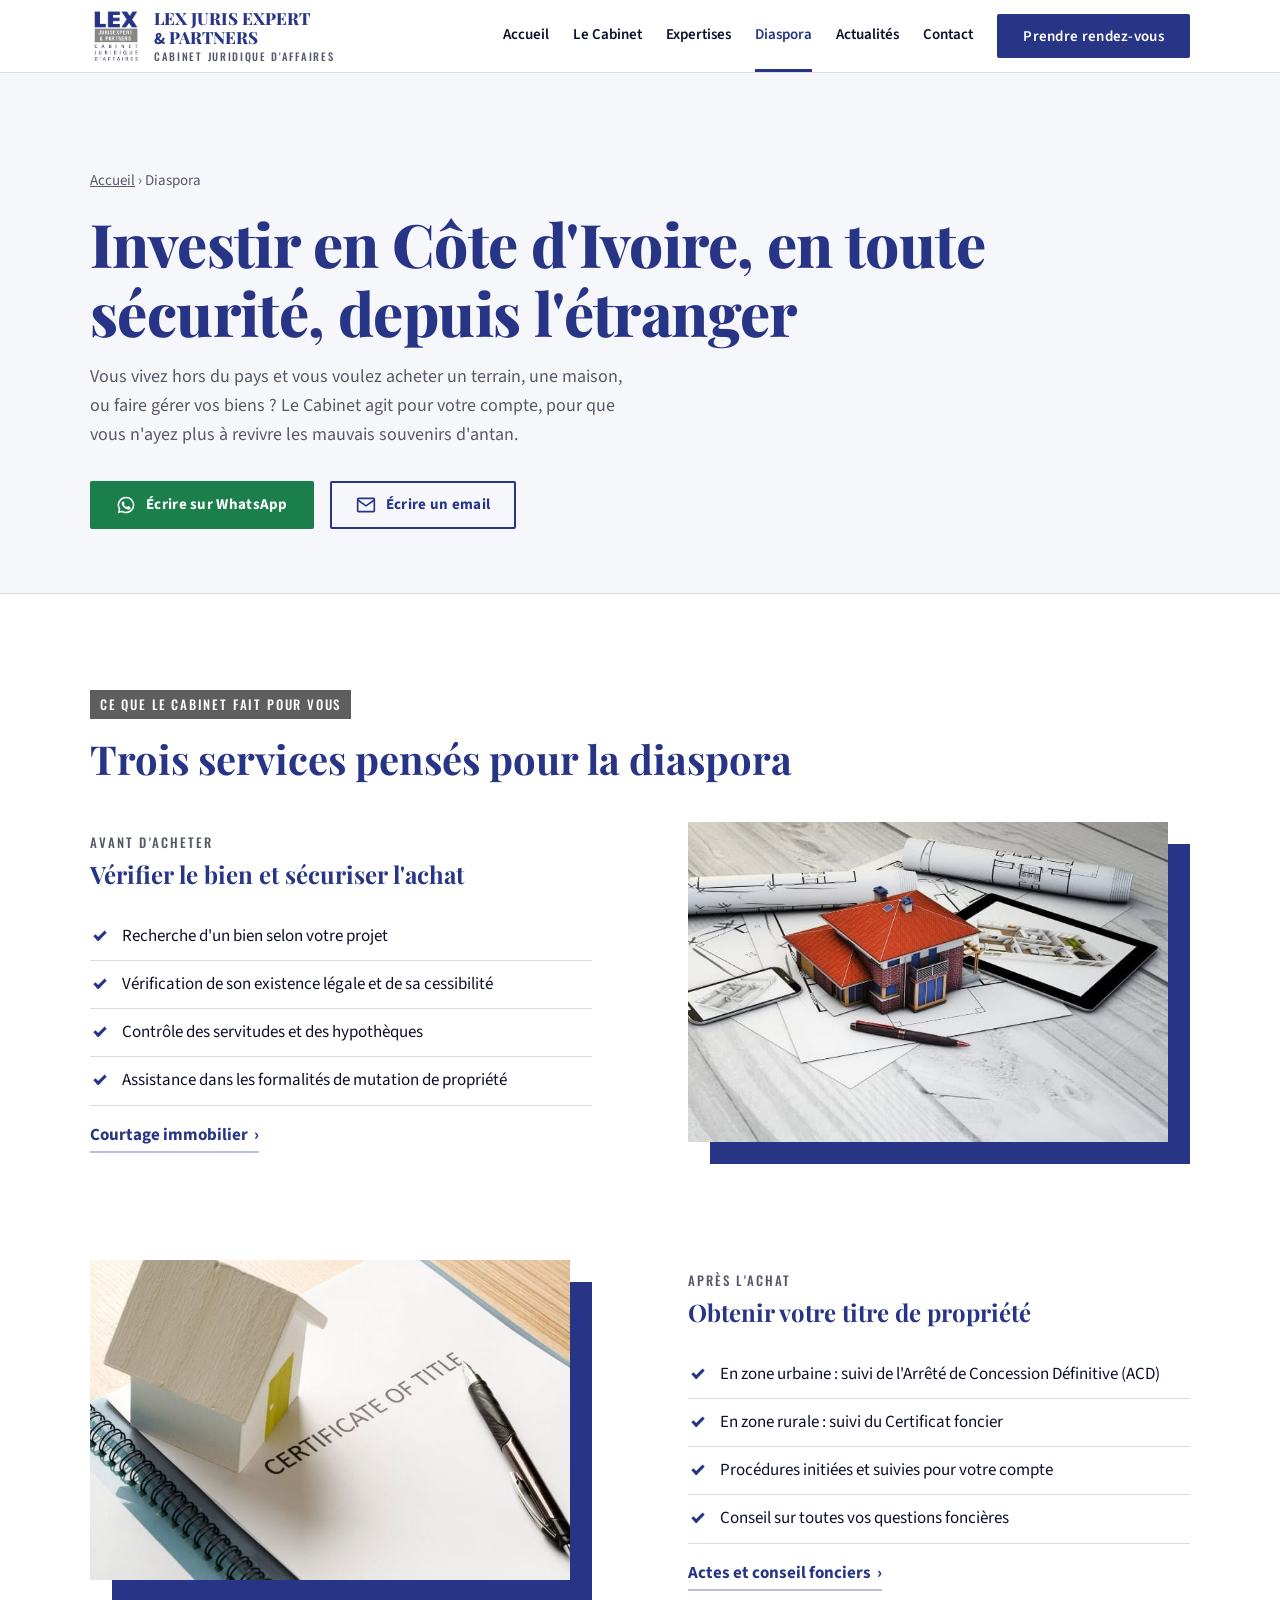
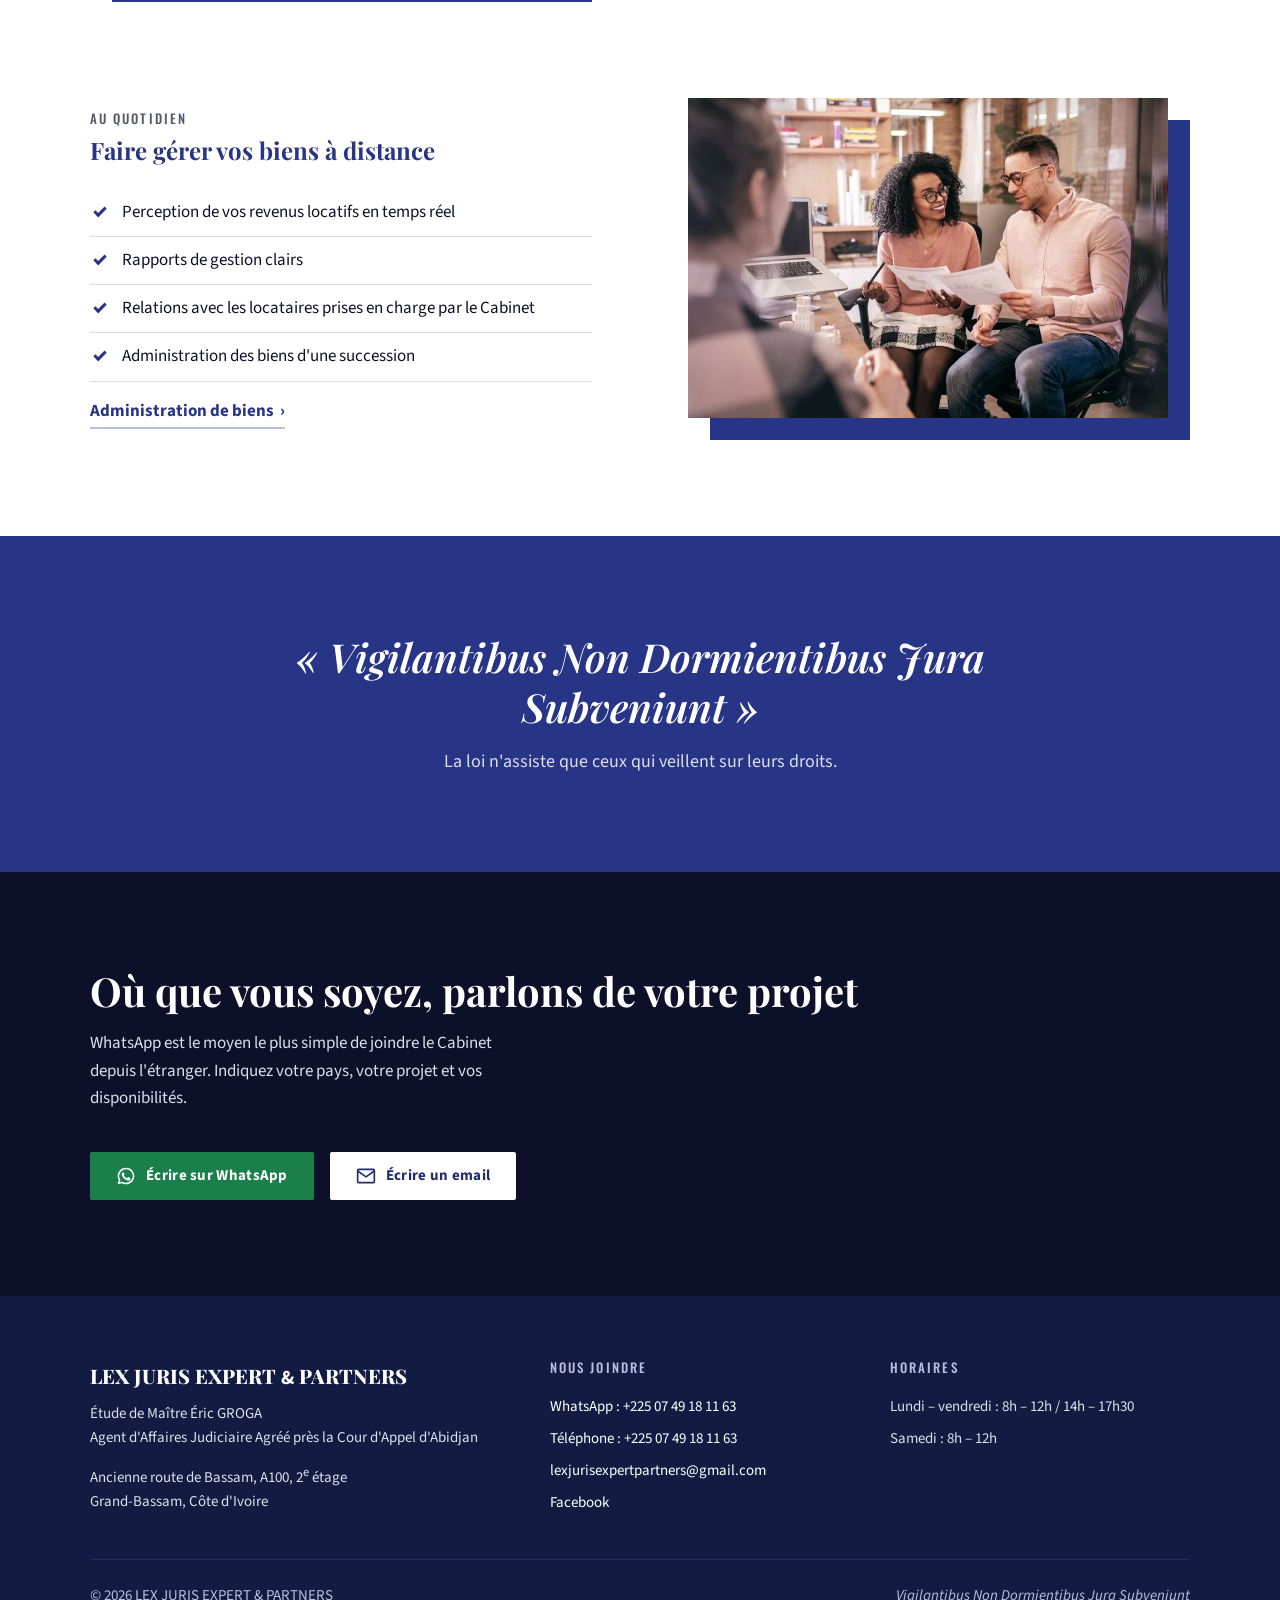
<file: diaspora.html>
<!doctype html>
<html lang="fr">
<head>
<meta charset="utf-8">
<meta name="viewport" content="width=device-width, initial-scale=1">
<title>Diaspora : investir en Côte d'Ivoire en sécurité — LEX JURIS EXPERT & PARTNERS</title>
<meta name="description" content="Vous vivez hors de Côte d'Ivoire ? Le Cabinet sécurise vos achats de terrains et de biens, suit vos titres fonciers et administre vos biens à votre place.">
<meta property="og:type" content="website">
<meta property="og:title" content="Diaspora : investir en Côte d'Ivoire en sécurité — LEX JURIS EXPERT & PARTNERS">
<meta property="og:description" content="Vous vivez hors de Côte d'Ivoire ? Le Cabinet sécurise vos achats de terrains et de biens, suit vos titres fonciers et administre vos biens à votre place.">
<meta property="og:image" content="https://lexjuris.vercel.app/images/partage.jpg">
<meta property="og:url" content="https://lexjuris.vercel.app/diaspora.html">
<link rel="canonical" href="https://lexjuris.vercel.app/diaspora.html">
<meta property="og:locale" content="fr_FR">
<meta name="theme-color" content="#283586">
<link rel="icon" href="images/logo.jpg">
<link rel="preconnect" href="https://fonts.googleapis.com">
<link rel="preconnect" href="https://fonts.gstatic.com" crossorigin>
<link href="https://fonts.googleapis.com/css2?family=Oswald:wght@500&family=Playfair+Display:ital,wght@0,600;0,700;0,800;1,600&family=Source+Sans+3:wght@400;600;700&display=swap" rel="stylesheet">
<link rel="stylesheet" href="tokens.css">
<link rel="stylesheet" href="style.css">
<script src="menu.js" defer></script>
</head>
<body>
<a class="evitement" href="#contenu">Aller au contenu</a>
<header class="entete">
  <div class="conteneur">
    <a class="marque-site" href="index.html">
      <img src="images/logo.jpg" alt="" width="52" height="52">
      <span>LEX JURIS EXPERT<br><span class="et">&amp;</span> PARTNERS<small>Cabinet juridique d'affaires</small></span>
    </a>
    <button class="bouton-menu" aria-expanded="false" aria-controls="nav"><svg viewBox="0 0 24 24" fill="none" stroke="currentColor" stroke-width="2.5" aria-hidden="true"><path d="M3 6h18M3 12h18M3 18h18"/></svg>Menu</button>
    <nav class="nav" id="nav" aria-label="Menu principal">
      <ul>
        <li><a href="index.html">Accueil</a></li>
        <li><a href="cabinet.html">Le Cabinet</a></li>
        <li><a href="expertises.html">Expertises</a></li>
        <li><a href="diaspora.html" aria-current="page">Diaspora</a></li>
        <li><a href="actualites.html">Actualités</a></li>
        <li><a href="contact.html">Contact</a></li>
      </ul>
      <a class="btn btn-plein" href="contact.html">Prendre rendez-vous</a>
    </nav>
  </div>
</header>
<main id="contenu">

<section class="ouverture-page">
  <div class="conteneur">
    <p class="fil"><a href="index.html">Accueil</a> › Diaspora</p>
    <h1>Investir en Côte d'Ivoire, en toute sécurité, depuis l'étranger</h1>
    <p class="chapeau">Vous vivez hors du pays et vous voulez acheter un terrain, une maison, ou faire gérer vos biens ? Le Cabinet agit pour votre compte, pour que vous n'ayez plus à revivre les mauvais souvenirs d'antan.</p>
    <div class="boutons" style="margin-top:32px">
      <a class="btn btn-wa" href="https://wa.me/2250749181163?text=Bonjour%20Ma%C3%AEtre%20GROGA%2C%20je%20souhaite%20prendre%20rendez-vous%20avec%20le%20Cabinet%20LEX%20JURIS%20EXPERT%20%26%20PARTNERS."><svg viewBox="0 0 24 24" fill="currentColor" aria-hidden="true"><path d="M12 2a10 10 0 0 0-8.6 15.1L2 22l5-1.3A10 10 0 1 0 12 2Zm0 18.2a8.2 8.2 0 0 1-4.2-1.2l-.3-.2-3 .8.8-2.9-.2-.3A8.2 8.2 0 1 1 12 20.2Zm4.5-6.1c-.2-.1-1.5-.7-1.7-.8-.2-.1-.4-.1-.6.1l-.8 1c-.1.2-.3.2-.5.1a6.7 6.7 0 0 1-3.3-2.9c-.3-.4.2-.4.7-1.3.1-.2 0-.3 0-.4l-.8-1.8c-.2-.5-.4-.4-.6-.4h-.5a1 1 0 0 0-.7.3 3 3 0 0 0-.9 2.2 5.2 5.2 0 0 0 1.1 2.7 11.9 11.9 0 0 0 4.6 4c1.7.7 2.3.8 3.2.6.5-.1 1.5-.6 1.7-1.2.2-.6.2-1.1.2-1.2-.1-.1-.3-.2-.5-.3Z"/></svg>Écrire sur WhatsApp</a>
      <a class="btn btn-trait" href="mailto:lexjurisexpertpartners@gmail.com"><svg viewBox="0 0 24 24" fill="none" stroke="currentColor" stroke-width="2" aria-hidden="true"><rect x="2" y="4" width="20" height="16" rx="1"/><path d="m22 6-10 7L2 6"/></svg>Écrire un email</a>
    </div>
  </div>
</section>

<section class="section">
  <div class="conteneur">
    <div class="tete-section">
      <span class="bandeau">Ce que le Cabinet fait pour vous</span>
      <h2>Trois services pensés pour la diaspora</h2>
    </div>

    <div class="deux-col">
      <div>
        <p class="etiquette">Avant d'acheter</p>
        <h3 style="margin-top:8px">Vérifier le bien et sécuriser l'achat</h3>
        <ul class="liste-coche">
          <li>Recherche d'un bien selon votre projet</li>
          <li>Vérification de son existence légale et de sa cessibilité</li>
          <li>Contrôle des servitudes et des hypothèques</li>
          <li>Assistance dans les formalités de mutation de propriété</li>
        </ul>
        <p style="margin-top:16px"><a class="lien-fleche" href="expertises.html#courtage">Courtage immobilier <span aria-hidden="true">›</span></a></p>
      </div>
      <div class="photo-decalee paysage"><img src="images/dept3.jpg" alt="Maquette de maison sur des plans d'architecte" loading="lazy" width="770" height="458"></div>
    </div>

    <div class="deux-col inverse" style="margin-top:96px">
      <div>
        <p class="etiquette">Après l'achat</p>
        <h3 style="margin-top:8px">Obtenir votre titre de propriété</h3>
        <ul class="liste-coche">
          <li>En zone urbaine : suivi de l'Arrêté de Concession Définitive (ACD)</li>
          <li>En zone rurale : suivi du Certificat foncier</li>
          <li>Procédures initiées et suivies pour votre compte</li>
          <li>Conseil sur toutes vos questions foncières</li>
        </ul>
        <p style="margin-top:16px"><a class="lien-fleche" href="expertises.html#foncier">Actes et conseil fonciers <span aria-hidden="true">›</span></a></p>
      </div>
      <div class="photo-decalee paysage"><img src="images/dept6.jpg" alt="Titre de propriété et maquette de maison" loading="lazy" width="798" height="576"></div>
    </div>

    <div class="deux-col" style="margin-top:96px">
      <div>
        <p class="etiquette">Au quotidien</p>
        <h3 style="margin-top:8px">Faire gérer vos biens à distance</h3>
        <ul class="liste-coche">
          <li>Perception de vos revenus locatifs en temps réel</li>
          <li>Rapports de gestion clairs</li>
          <li>Relations avec les locataires prises en charge par le Cabinet</li>
          <li>Administration des biens d'une succession</li>
        </ul>
        <p style="margin-top:16px"><a class="lien-fleche" href="expertises.html#administration">Administration de biens <span aria-hidden="true">›</span></a></p>
      </div>
      <div class="photo-decalee paysage"><img src="images/dept5.jpg" alt="Rendez-vous de conseil autour de documents" loading="lazy" width="900" height="579"></div>
    </div>
  </div>
</section>

<section class="devise">
  <div class="conteneur">
    <blockquote>« Vigilantibus Non Dormientibus Jura Subveniunt »</blockquote>
    <p>La loi n'assiste que ceux qui veillent sur leurs droits.</p>
  </div>
</section>

<section class="appel">
  <div class="conteneur">
    <h2>Où que vous soyez, parlons de votre projet</h2>
    <p>WhatsApp est le moyen le plus simple de joindre le Cabinet depuis l'étranger. Indiquez votre pays, votre projet et vos disponibilités.</p>
    <div class="boutons">
      <a class="btn btn-wa" href="https://wa.me/2250749181163?text=Bonjour%20Ma%C3%AEtre%20GROGA%2C%20je%20souhaite%20prendre%20rendez-vous%20avec%20le%20Cabinet%20LEX%20JURIS%20EXPERT%20%26%20PARTNERS."><svg viewBox="0 0 24 24" fill="currentColor" aria-hidden="true"><path d="M12 2a10 10 0 0 0-8.6 15.1L2 22l5-1.3A10 10 0 1 0 12 2Zm0 18.2a8.2 8.2 0 0 1-4.2-1.2l-.3-.2-3 .8.8-2.9-.2-.3A8.2 8.2 0 1 1 12 20.2Zm4.5-6.1c-.2-.1-1.5-.7-1.7-.8-.2-.1-.4-.1-.6.1l-.8 1c-.1.2-.3.2-.5.1a6.7 6.7 0 0 1-3.3-2.9c-.3-.4.2-.4.7-1.3.1-.2 0-.3 0-.4l-.8-1.8c-.2-.5-.4-.4-.6-.4h-.5a1 1 0 0 0-.7.3 3 3 0 0 0-.9 2.2 5.2 5.2 0 0 0 1.1 2.7 11.9 11.9 0 0 0 4.6 4c1.7.7 2.3.8 3.2.6.5-.1 1.5-.6 1.7-1.2.2-.6.2-1.1.2-1.2-.1-.1-.3-.2-.5-.3Z"/></svg>Écrire sur WhatsApp</a>
      <a class="btn btn-blanc" href="mailto:lexjurisexpertpartners@gmail.com"><svg viewBox="0 0 24 24" fill="none" stroke="currentColor" stroke-width="2" aria-hidden="true"><rect x="2" y="4" width="20" height="16" rx="1"/><path d="m22 6-10 7L2 6"/></svg>Écrire un email</a>
    </div>
  </div>
</section>
</main>
<footer class="pied">
  <div class="conteneur">
    <div class="grille">
      <div>
        <p class="nom">LEX JURIS EXPERT <span class="et">&amp;</span> PARTNERS</p>
        <p>Étude de Maître Éric GROGA<br>Agent d'Affaires Judiciaire Agréé près la Cour d'Appel d'Abidjan</p>
        <p style="margin-top:12px">Ancienne route de Bassam, A100, 2<sup>e</sup> étage<br>Grand-Bassam, Côte d'Ivoire</p>
      </div>
      <div>
        <h2>Nous joindre</h2>
        <ul>
          <li><a href="https://wa.me/2250749181163?text=Bonjour%20Ma%C3%AEtre%20GROGA%2C%20je%20souhaite%20prendre%20rendez-vous%20avec%20le%20Cabinet%20LEX%20JURIS%20EXPERT%20%26%20PARTNERS.">WhatsApp : +225 07 49 18 11 63</a></li>
          <li><a href="tel:+2250749181163">Téléphone : +225 07 49 18 11 63</a></li>
          <li><a href="mailto:lexjurisexpertpartners@gmail.com">lexjurisexpertpartners@gmail.com</a></li>
          <li><a href="https://www.facebook.com/profile.php?id=100095566743161" rel="noopener">Facebook</a></li>
        </ul>
      </div>
      <div>
        <h2>Horaires</h2>
        <ul>
          <li>Lundi – vendredi : 8h – 12h / 14h – 17h30</li>
          <li>Samedi : 8h – 12h</li>
        </ul>
      </div>
    </div>
    <div class="bas">
      <span>© <span class="annee">2026</span> LEX JURIS EXPERT &amp; PARTNERS</span>
      <span><em>Vigilantibus Non Dormientibus Jura Subveniunt</em></span>
    </div>
  </div>
</footer>
<a class="wa-flottant" href="https://wa.me/2250749181163?text=Bonjour%20Ma%C3%AEtre%20GROGA%2C%20je%20souhaite%20prendre%20rendez-vous%20avec%20le%20Cabinet%20LEX%20JURIS%20EXPERT%20%26%20PARTNERS." aria-label="Nous écrire sur WhatsApp"><svg viewBox="0 0 24 24" fill="currentColor" aria-hidden="true"><path d="M12 2a10 10 0 0 0-8.6 15.1L2 22l5-1.3A10 10 0 1 0 12 2Zm0 18.2a8.2 8.2 0 0 1-4.2-1.2l-.3-.2-3 .8.8-2.9-.2-.3A8.2 8.2 0 1 1 12 20.2Zm4.5-6.1c-.2-.1-1.5-.7-1.7-.8-.2-.1-.4-.1-.6.1l-.8 1c-.1.2-.3.2-.5.1a6.7 6.7 0 0 1-3.3-2.9c-.3-.4.2-.4.7-1.3.1-.2 0-.3 0-.4l-.8-1.8c-.2-.5-.4-.4-.6-.4h-.5a1 1 0 0 0-.7.3 3 3 0 0 0-.9 2.2 5.2 5.2 0 0 0 1.1 2.7 11.9 11.9 0 0 0 4.6 4c1.7.7 2.3.8 3.2.6.5-.1 1.5-.6 1.7-1.2.2-.6.2-1.1.2-1.2-.1-.1-.3-.2-.5-.3Z"/></svg></a>
</body>
</html>
</file>
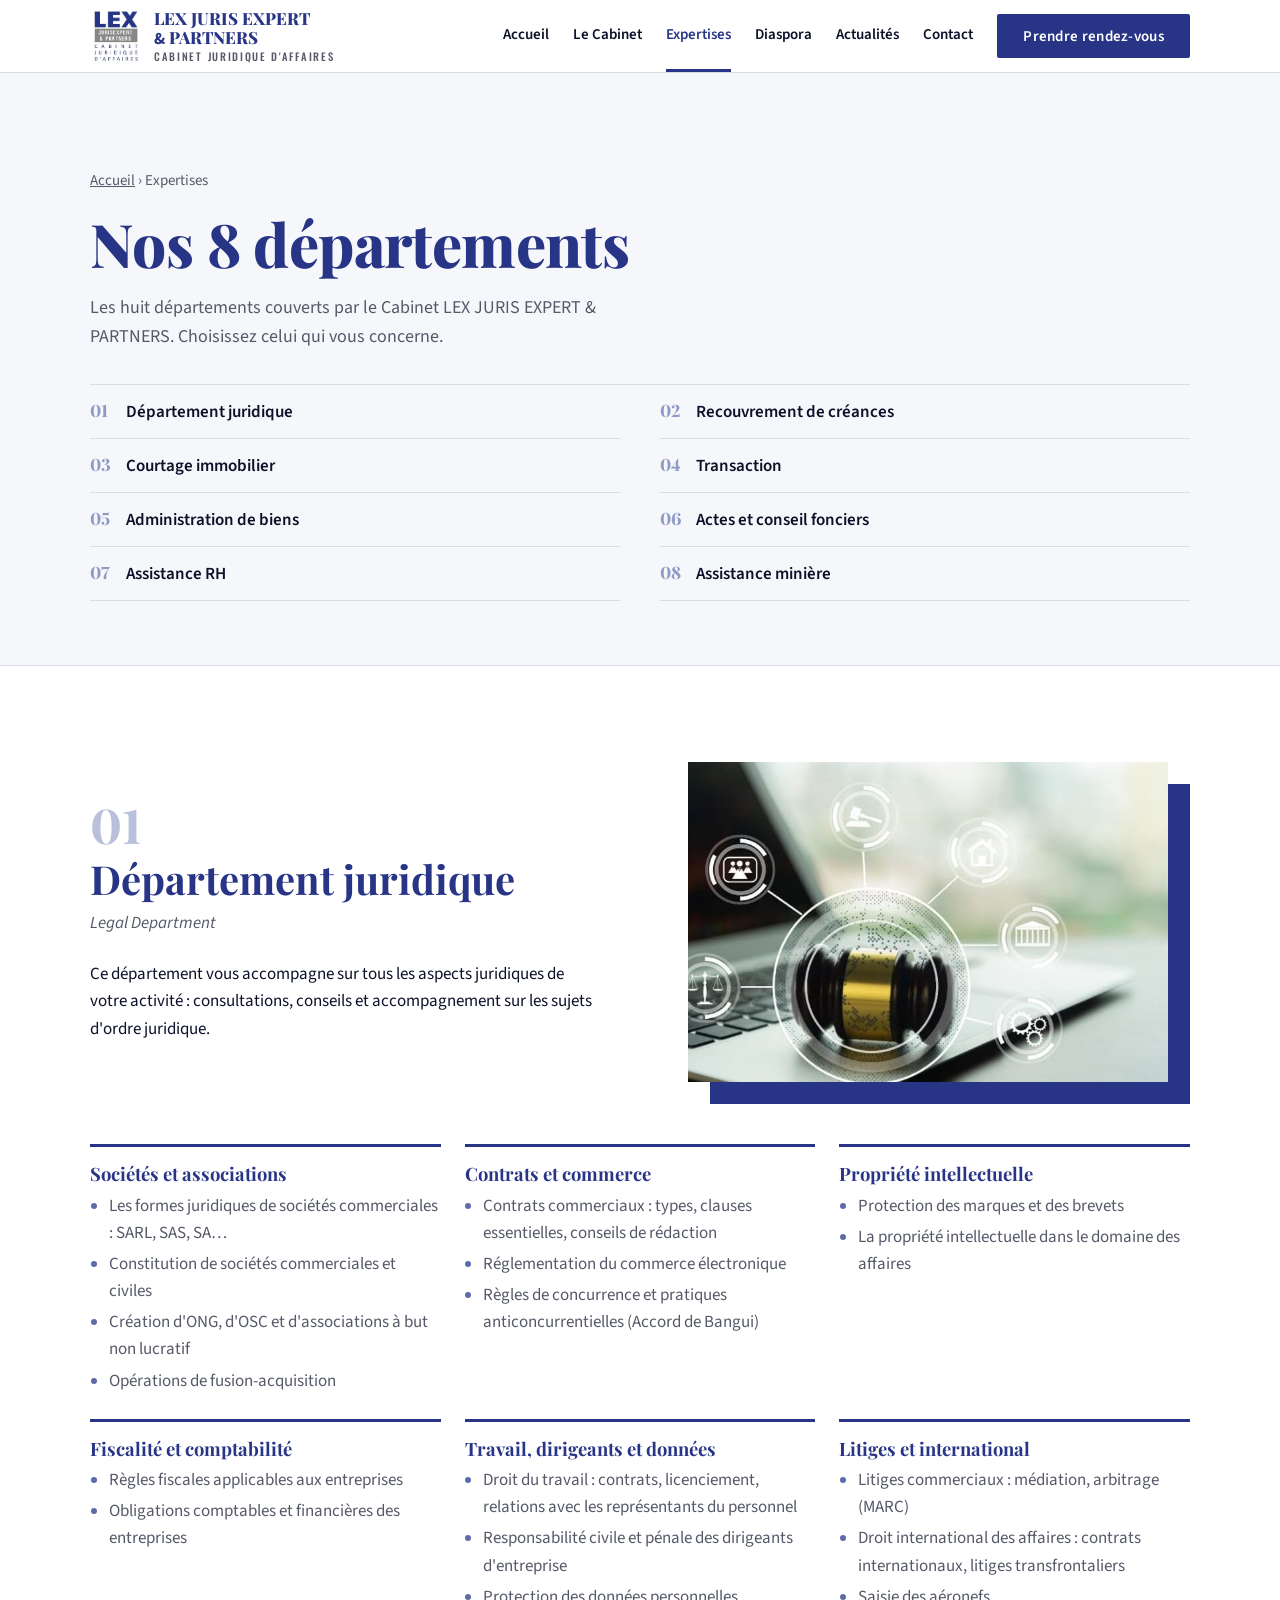
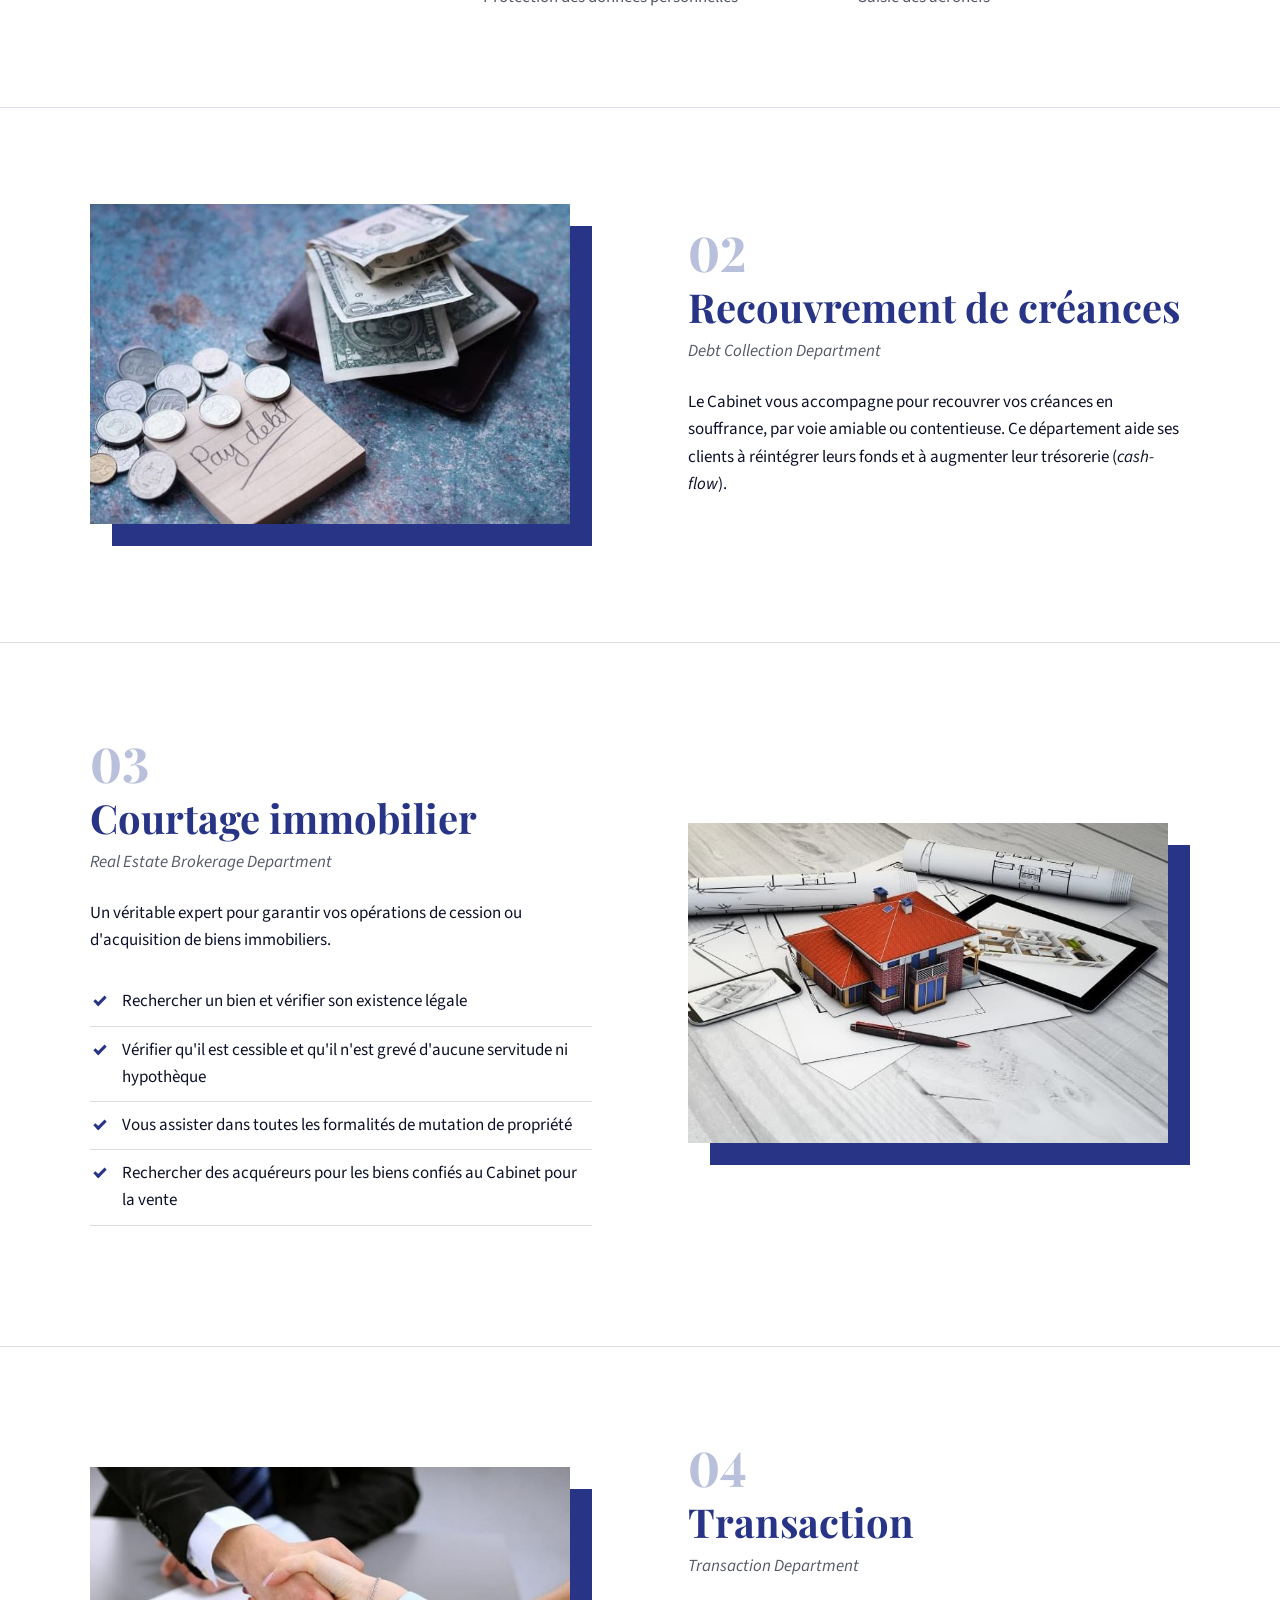
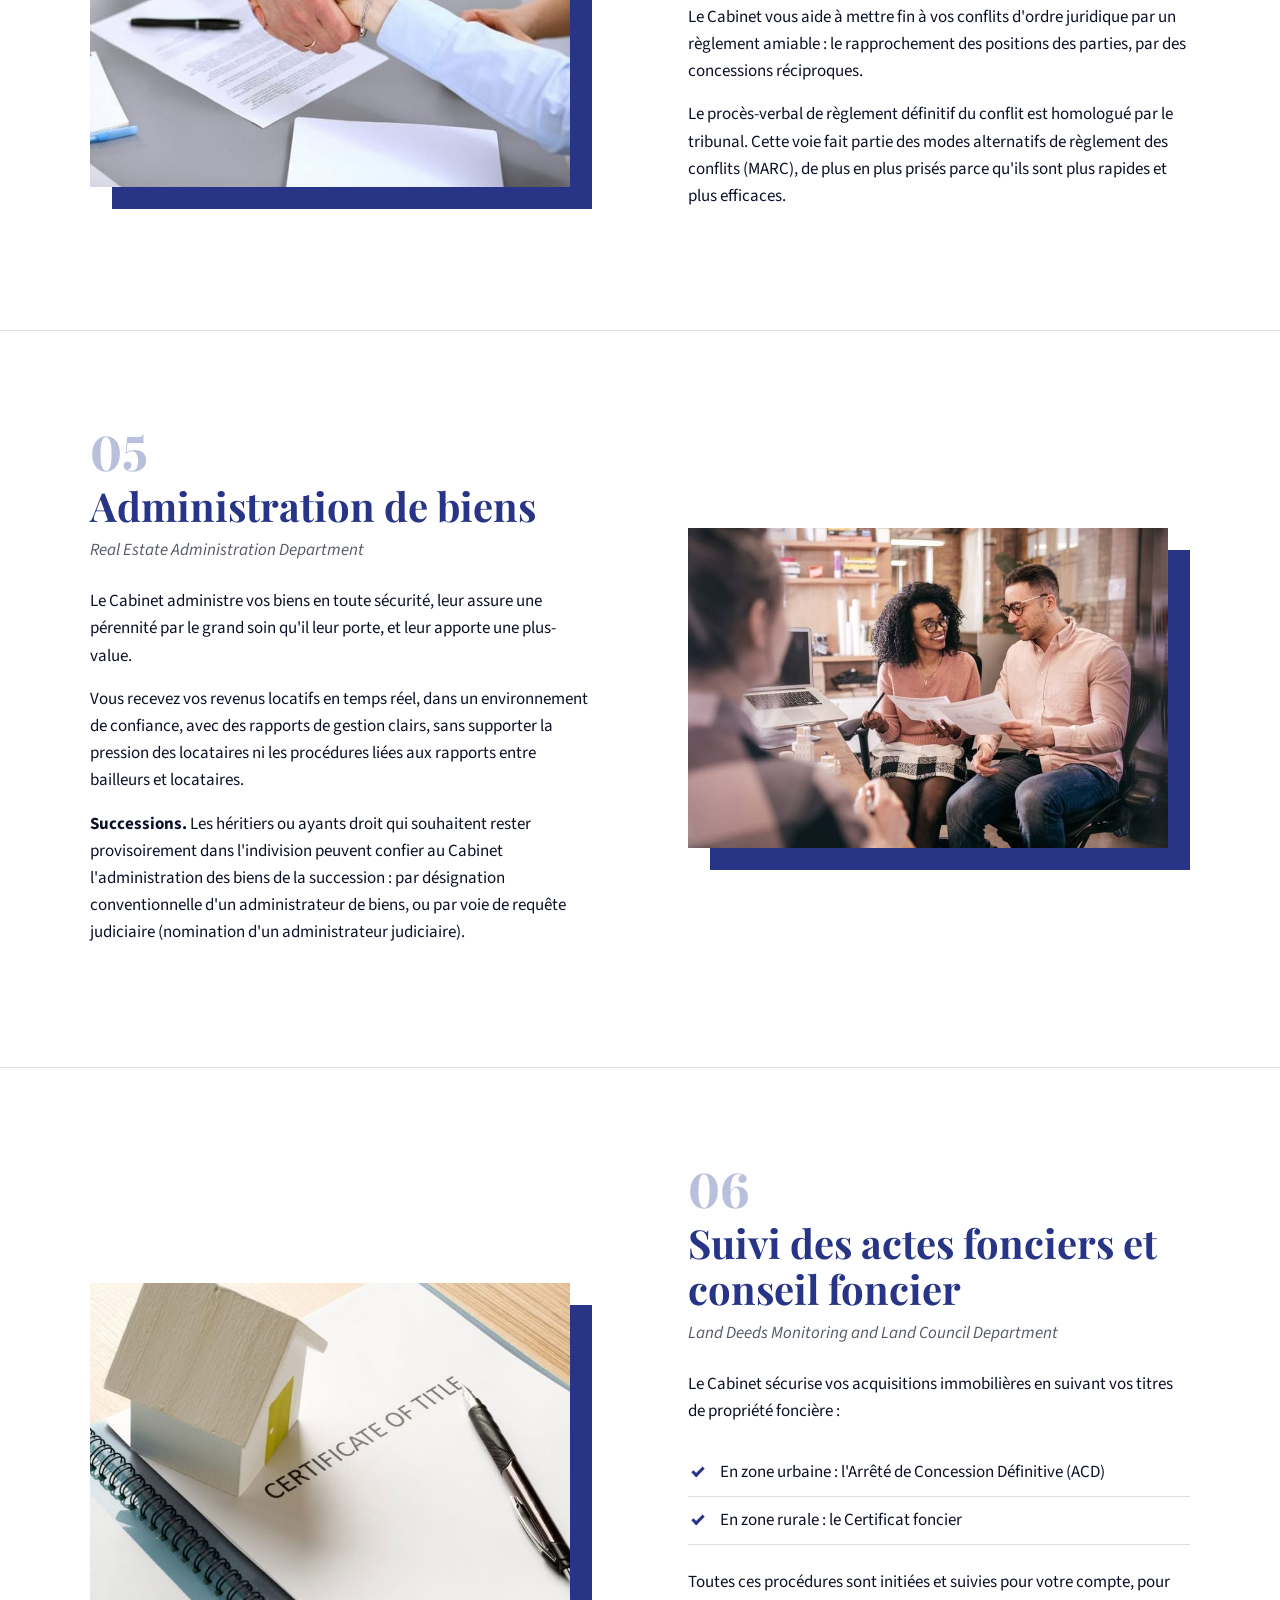
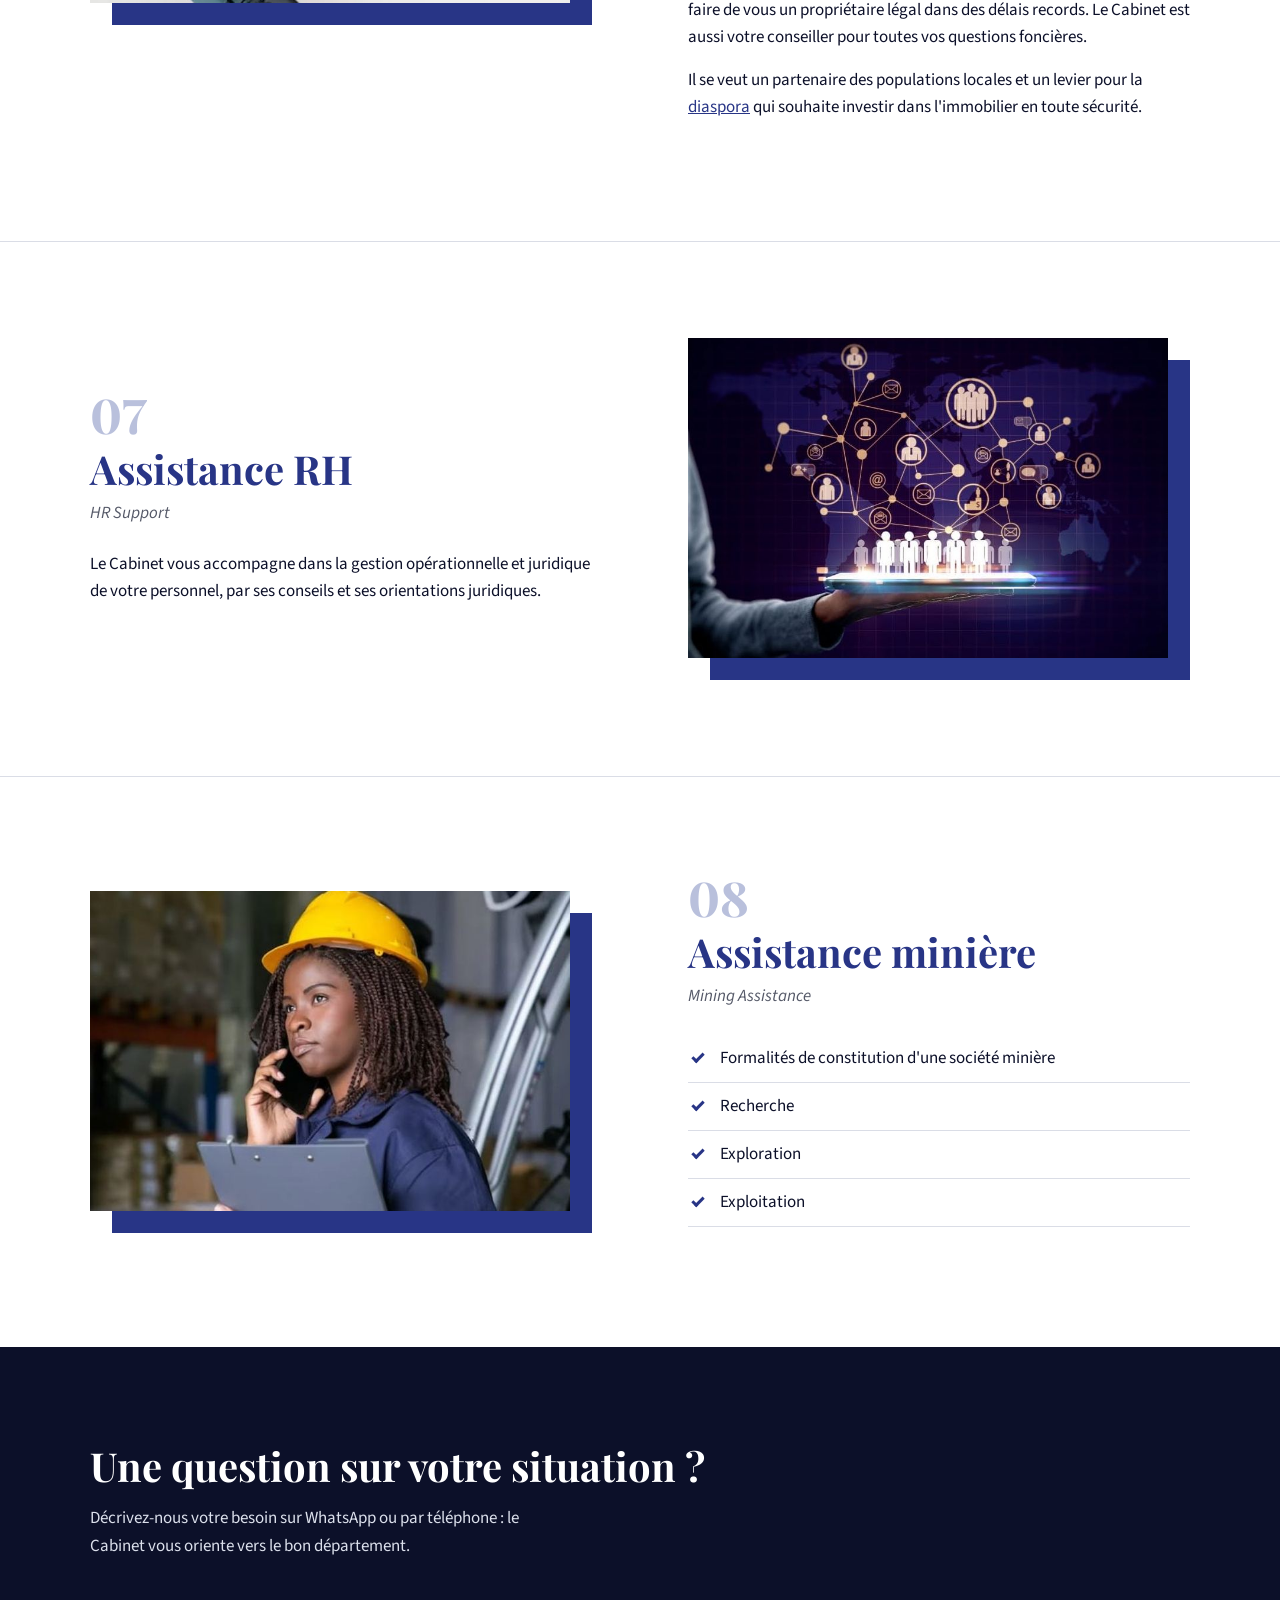
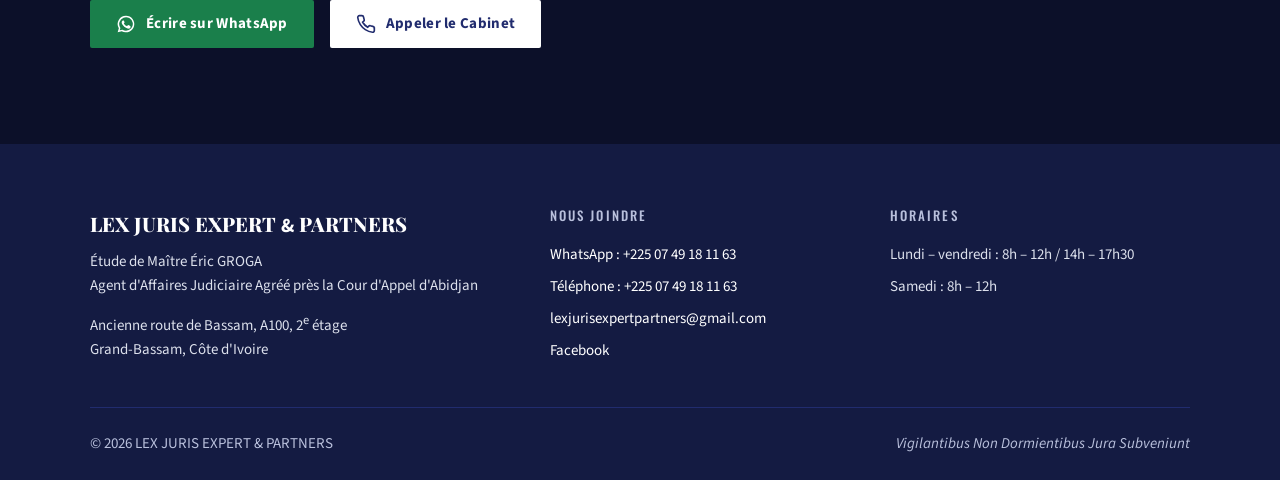
<file: expertises.html>
<!doctype html>
<html lang="fr">
<head>
<meta charset="utf-8">
<meta name="viewport" content="width=device-width, initial-scale=1">
<title>Nos 8 départements d'expertise — LEX JURIS EXPERT & PARTNERS</title>
<meta name="description" content="Juridique, recouvrement de créances, courtage immobilier, transaction, administration de biens, foncier, assistance RH et minière : les 8 départements du Cabinet.">
<meta property="og:type" content="website">
<meta property="og:title" content="Nos 8 départements d'expertise — LEX JURIS EXPERT & PARTNERS">
<meta property="og:description" content="Juridique, recouvrement de créances, courtage immobilier, transaction, administration de biens, foncier, assistance RH et minière : les 8 départements du Cabinet.">
<meta property="og:image" content="https://lexjuris.vercel.app/images/partage.jpg">
<meta property="og:url" content="https://lexjuris.vercel.app/expertises.html">
<link rel="canonical" href="https://lexjuris.vercel.app/expertises.html">
<meta property="og:locale" content="fr_FR">
<meta name="theme-color" content="#283586">
<link rel="icon" href="images/logo.jpg">
<link rel="preconnect" href="https://fonts.googleapis.com">
<link rel="preconnect" href="https://fonts.gstatic.com" crossorigin>
<link href="https://fonts.googleapis.com/css2?family=Oswald:wght@500&family=Playfair+Display:ital,wght@0,600;0,700;0,800;1,600&family=Source+Sans+3:wght@400;600;700&display=swap" rel="stylesheet">
<link rel="stylesheet" href="tokens.css">
<link rel="stylesheet" href="style.css">
<script src="menu.js" defer></script>
</head>
<body>
<a class="evitement" href="#contenu">Aller au contenu</a>
<header class="entete">
  <div class="conteneur">
    <a class="marque-site" href="index.html">
      <img src="images/logo.jpg" alt="" width="52" height="52">
      <span>LEX JURIS EXPERT<br><span class="et">&amp;</span> PARTNERS<small>Cabinet juridique d'affaires</small></span>
    </a>
    <button class="bouton-menu" aria-expanded="false" aria-controls="nav"><svg viewBox="0 0 24 24" fill="none" stroke="currentColor" stroke-width="2.5" aria-hidden="true"><path d="M3 6h18M3 12h18M3 18h18"/></svg>Menu</button>
    <nav class="nav" id="nav" aria-label="Menu principal">
      <ul>
        <li><a href="index.html">Accueil</a></li>
        <li><a href="cabinet.html">Le Cabinet</a></li>
        <li><a href="expertises.html" aria-current="page">Expertises</a></li>
        <li><a href="diaspora.html">Diaspora</a></li>
        <li><a href="actualites.html">Actualités</a></li>
        <li><a href="contact.html">Contact</a></li>
      </ul>
      <a class="btn btn-plein" href="contact.html">Prendre rendez-vous</a>
    </nav>
  </div>
</header>
<main id="contenu">

<section class="ouverture-page">
  <div class="conteneur">
    <p class="fil"><a href="index.html">Accueil</a> › Expertises</p>
    <h1>Nos 8 départements</h1>
    <p class="chapeau">Les huit départements couverts par le Cabinet LEX JURIS EXPERT &amp; PARTNERS. Choisissez celui qui vous concerne.</p>
    <ol class="sommaire" style="margin-top:32px">
      <li><a href="#juridique"><span>01</span>Département juridique</a></li>
      <li><a href="#recouvrement"><span>02</span>Recouvrement de créances</a></li>
      <li><a href="#courtage"><span>03</span>Courtage immobilier</a></li>
      <li><a href="#transaction"><span>04</span>Transaction</a></li>
      <li><a href="#administration"><span>05</span>Administration de biens</a></li>
      <li><a href="#foncier"><span>06</span>Actes et conseil fonciers</a></li>
      <li><a href="#rh"><span>07</span>Assistance RH</a></li>
      <li><a href="#miniere"><span>08</span>Assistance minière</a></li>
    </ol>
  </div>
</section>

<section class="expertise" id="juridique" style="border-top:0">
  <div class="conteneur">
    <div class="deux-col">
      <div>
        <p class="num">01</p>
        <h2>Département juridique</h2>
        <p class="en">Legal Department</p>
        <div class="texte-long"><p>Ce département vous accompagne sur tous les aspects juridiques de votre activité : consultations, conseils et accompagnement sur les sujets d'ordre juridique.</p></div>
      </div>
      <div class="photo-decalee paysage"><img src="images/dept1.jpg" alt="Marteau de justice devant un ordinateur" loading="lazy" width="812" height="481"></div>
    </div>
    <div class="familles">
      <div class="famille">
        <h3>Sociétés et associations</h3>
        <ul>
          <li>Les formes juridiques de sociétés commerciales : SARL, SAS, SA…</li>
          <li>Constitution de sociétés commerciales et civiles</li>
          <li>Création d'ONG, d'OSC et d'associations à but non lucratif</li>
          <li>Opérations de fusion-acquisition</li>
        </ul>
      </div>
      <div class="famille">
        <h3>Contrats et commerce</h3>
        <ul>
          <li>Contrats commerciaux : types, clauses essentielles, conseils de rédaction</li>
          <li>Réglementation du commerce électronique</li>
          <li>Règles de concurrence et pratiques anticoncurrentielles (Accord de Bangui)</li>
        </ul>
      </div>
      <div class="famille">
        <h3>Propriété intellectuelle</h3>
        <ul>
          <li>Protection des marques et des brevets</li>
          <li>La propriété intellectuelle dans le domaine des affaires</li>
        </ul>
      </div>
      <div class="famille">
        <h3>Fiscalité et comptabilité</h3>
        <ul>
          <li>Règles fiscales applicables aux entreprises</li>
          <li>Obligations comptables et financières des entreprises</li>
        </ul>
      </div>
      <div class="famille">
        <h3>Travail, dirigeants et données</h3>
        <ul>
          <li>Droit du travail : contrats, licenciement, relations avec les représentants du personnel</li>
          <li>Responsabilité civile et pénale des dirigeants d'entreprise</li>
          <li>Protection des données personnelles</li>
        </ul>
      </div>
      <div class="famille">
        <h3>Litiges et international</h3>
        <ul>
          <li>Litiges commerciaux : médiation, arbitrage (MARC)</li>
          <li>Droit international des affaires : contrats internationaux, litiges transfrontaliers</li>
          <li>Saisie des aéronefs</li>
        </ul>
      </div>
    </div>
  </div>
</section>

<section class="expertise" id="recouvrement">
  <div class="conteneur deux-col inverse">
    <div>
      <p class="num">02</p>
      <h2>Recouvrement de créances</h2>
      <p class="en">Debt Collection Department</p>
      <div class="texte-long"><p>Le Cabinet vous accompagne pour recouvrer vos créances en souffrance, par voie amiable ou contentieuse. Ce département aide ses clients à réintégrer leurs fonds et à augmenter leur trésorerie (<em>cash-flow</em>).</p></div>
    </div>
    <div class="photo-decalee paysage"><img src="images/dept2.jpg" alt="Billets, pièces et note de dette" loading="lazy" width="798" height="481"></div>
  </div>
</section>

<section class="expertise" id="courtage">
  <div class="conteneur deux-col">
    <div>
      <p class="num">03</p>
      <h2>Courtage immobilier</h2>
      <p class="en">Real Estate Brokerage Department</p>
      <div class="texte-long"><p>Un véritable expert pour garantir vos opérations de cession ou d'acquisition de biens immobiliers.</p></div>
      <ul class="liste-coche texte-long">
        <li>Rechercher un bien et vérifier son existence légale</li>
        <li>Vérifier qu'il est cessible et qu'il n'est grevé d'aucune servitude ni hypothèque</li>
        <li>Vous assister dans toutes les formalités de mutation de propriété</li>
        <li>Rechercher des acquéreurs pour les biens confiés au Cabinet pour la vente</li>
      </ul>
    </div>
    <div class="photo-decalee paysage"><img src="images/dept3.jpg" alt="Maquette de maison sur des plans d'architecte" loading="lazy" width="770" height="458"></div>
  </div>
</section>

<section class="expertise" id="transaction">
  <div class="conteneur deux-col inverse">
    <div>
      <p class="num">04</p>
      <h2>Transaction</h2>
      <p class="en">Transaction Department</p>
      <div class="texte-long">
        <p>Le Cabinet vous aide à mettre fin à vos conflits d'ordre juridique par un règlement amiable : le rapprochement des positions des parties, par des concessions réciproques.</p>
        <p>Le procès-verbal de règlement définitif du conflit est homologué par le tribunal. Cette voie fait partie des modes alternatifs de règlement des conflits (MARC), de plus en plus prisés parce qu'ils sont plus rapides et plus efficaces.</p>
      </div>
    </div>
    <div class="photo-decalee paysage"><img src="images/dept4.jpg" alt="Poignée de main au-dessus d'un contrat" loading="lazy" width="812" height="556"></div>
  </div>
</section>

<section class="expertise" id="administration">
  <div class="conteneur deux-col">
    <div>
      <p class="num">05</p>
      <h2>Administration de biens</h2>
      <p class="en">Real Estate Administration Department</p>
      <div class="texte-long">
        <p>Le Cabinet administre vos biens en toute sécurité, leur assure une pérennité par le grand soin qu'il leur porte, et leur apporte une plus-value.</p>
        <p>Vous recevez vos revenus locatifs en temps réel, dans un environnement de confiance, avec des rapports de gestion clairs, sans supporter la pression des locataires ni les procédures liées aux rapports entre bailleurs et locataires.</p>
        <p><strong>Successions.</strong> Les héritiers ou ayants droit qui souhaitent rester provisoirement dans l'indivision peuvent confier au Cabinet l'administration des biens de la succession : par désignation conventionnelle d'un administrateur de biens, ou par voie de requête judiciaire (nomination d'un administrateur judiciaire).</p>
      </div>
    </div>
    <div class="photo-decalee paysage"><img src="images/dept5.jpg" alt="Rendez-vous de conseil autour de documents" loading="lazy" width="900" height="579"></div>
  </div>
</section>

<section class="expertise" id="foncier">
  <div class="conteneur deux-col inverse">
    <div>
      <p class="num">06</p>
      <h2>Suivi des actes fonciers et conseil foncier</h2>
      <p class="en">Land Deeds Monitoring and Land Council Department</p>
      <div class="texte-long">
        <p>Le Cabinet sécurise vos acquisitions immobilières en suivant vos titres de propriété foncière :</p>
      </div>
      <ul class="liste-coche texte-long">
        <li>En zone urbaine : l'Arrêté de Concession Définitive (ACD)</li>
        <li>En zone rurale : le Certificat foncier</li>
      </ul>
      <div class="texte-long" style="margin-top:16px">
        <p>Toutes ces procédures sont initiées et suivies pour votre compte, pour faire de vous un propriétaire légal dans des délais records. Le Cabinet est aussi votre conseiller pour toutes vos questions foncières.</p>
        <p>Il se veut un partenaire des populations locales et un levier pour la <a href="diaspora.html">diaspora</a> qui souhaite investir dans l'immobilier en toute sécurité.</p>
      </div>
    </div>
    <div class="photo-decalee paysage"><img src="images/dept6.jpg" alt="Titre de propriété et maquette de maison" loading="lazy" width="798" height="576"></div>
  </div>
</section>

<section class="expertise" id="rh">
  <div class="conteneur deux-col">
    <div>
      <p class="num">07</p>
      <h2>Assistance RH</h2>
      <p class="en">HR Support</p>
      <div class="texte-long"><p>Le Cabinet vous accompagne dans la gestion opérationnelle et juridique de votre personnel, par ses conseils et ses orientations juridiques.</p></div>
    </div>
    <div class="photo-decalee paysage"><img src="images/dept7.jpg" alt="Réseau de collaborateurs au-dessus d'une tablette" loading="lazy" width="812" height="556"></div>
  </div>
</section>

<section class="expertise" id="miniere">
  <div class="conteneur deux-col inverse">
    <div>
      <p class="num">08</p>
      <h2>Assistance minière</h2>
      <p class="en">Mining Assistance</p>
      <ul class="liste-coche texte-long">
        <li>Formalités de constitution d'une société minière</li>
        <li>Recherche</li>
        <li>Exploration</li>
        <li>Exploitation</li>
      </ul>
    </div>
    <div class="photo-decalee paysage"><img src="images/dept8.jpg" alt="Professionnelle en casque de chantier au téléphone" loading="lazy" width="798" height="481"></div>
  </div>
</section>

<section class="appel">
  <div class="conteneur">
    <h2>Une question sur votre situation ?</h2>
    <p>Décrivez-nous votre besoin sur WhatsApp ou par téléphone : le Cabinet vous oriente vers le bon département.</p>
    <div class="boutons">
      <a class="btn btn-wa" href="https://wa.me/2250749181163?text=Bonjour%20Ma%C3%AEtre%20GROGA%2C%20je%20souhaite%20prendre%20rendez-vous%20avec%20le%20Cabinet%20LEX%20JURIS%20EXPERT%20%26%20PARTNERS."><svg viewBox="0 0 24 24" fill="currentColor" aria-hidden="true"><path d="M12 2a10 10 0 0 0-8.6 15.1L2 22l5-1.3A10 10 0 1 0 12 2Zm0 18.2a8.2 8.2 0 0 1-4.2-1.2l-.3-.2-3 .8.8-2.9-.2-.3A8.2 8.2 0 1 1 12 20.2Zm4.5-6.1c-.2-.1-1.5-.7-1.7-.8-.2-.1-.4-.1-.6.1l-.8 1c-.1.2-.3.2-.5.1a6.7 6.7 0 0 1-3.3-2.9c-.3-.4.2-.4.7-1.3.1-.2 0-.3 0-.4l-.8-1.8c-.2-.5-.4-.4-.6-.4h-.5a1 1 0 0 0-.7.3 3 3 0 0 0-.9 2.2 5.2 5.2 0 0 0 1.1 2.7 11.9 11.9 0 0 0 4.6 4c1.7.7 2.3.8 3.2.6.5-.1 1.5-.6 1.7-1.2.2-.6.2-1.1.2-1.2-.1-.1-.3-.2-.5-.3Z"/></svg>Écrire sur WhatsApp</a>
      <a class="btn btn-blanc" href="tel:+2250749181163"><svg viewBox="0 0 24 24" fill="none" stroke="currentColor" stroke-width="2" aria-hidden="true"><path d="M22 16.9v3a2 2 0 0 1-2.2 2 19.8 19.8 0 0 1-8.6-3.1 19.5 19.5 0 0 1-6-6A19.8 19.8 0 0 1 2.1 4.2 2 2 0 0 1 4.1 2h3a2 2 0 0 1 2 1.7c.1 1 .4 1.9.7 2.8a2 2 0 0 1-.5 2.1L8 9.9a16 16 0 0 0 6 6l1.3-1.3a2 2 0 0 1 2.1-.4c.9.3 1.8.6 2.8.7a2 2 0 0 1 1.7 2Z"/></svg>Appeler le Cabinet</a>
    </div>
  </div>
</section>
</main>
<footer class="pied">
  <div class="conteneur">
    <div class="grille">
      <div>
        <p class="nom">LEX JURIS EXPERT <span class="et">&amp;</span> PARTNERS</p>
        <p>Étude de Maître Éric GROGA<br>Agent d'Affaires Judiciaire Agréé près la Cour d'Appel d'Abidjan</p>
        <p style="margin-top:12px">Ancienne route de Bassam, A100, 2<sup>e</sup> étage<br>Grand-Bassam, Côte d'Ivoire</p>
      </div>
      <div>
        <h2>Nous joindre</h2>
        <ul>
          <li><a href="https://wa.me/2250749181163?text=Bonjour%20Ma%C3%AEtre%20GROGA%2C%20je%20souhaite%20prendre%20rendez-vous%20avec%20le%20Cabinet%20LEX%20JURIS%20EXPERT%20%26%20PARTNERS.">WhatsApp : +225 07 49 18 11 63</a></li>
          <li><a href="tel:+2250749181163">Téléphone : +225 07 49 18 11 63</a></li>
          <li><a href="mailto:lexjurisexpertpartners@gmail.com">lexjurisexpertpartners@gmail.com</a></li>
          <li><a href="https://www.facebook.com/profile.php?id=100095566743161" rel="noopener">Facebook</a></li>
        </ul>
      </div>
      <div>
        <h2>Horaires</h2>
        <ul>
          <li>Lundi – vendredi : 8h – 12h / 14h – 17h30</li>
          <li>Samedi : 8h – 12h</li>
        </ul>
      </div>
    </div>
    <div class="bas">
      <span>© <span class="annee">2026</span> LEX JURIS EXPERT &amp; PARTNERS</span>
      <span><em>Vigilantibus Non Dormientibus Jura Subveniunt</em></span>
    </div>
  </div>
</footer>
<a class="wa-flottant" href="https://wa.me/2250749181163?text=Bonjour%20Ma%C3%AEtre%20GROGA%2C%20je%20souhaite%20prendre%20rendez-vous%20avec%20le%20Cabinet%20LEX%20JURIS%20EXPERT%20%26%20PARTNERS." aria-label="Nous écrire sur WhatsApp"><svg viewBox="0 0 24 24" fill="currentColor" aria-hidden="true"><path d="M12 2a10 10 0 0 0-8.6 15.1L2 22l5-1.3A10 10 0 1 0 12 2Zm0 18.2a8.2 8.2 0 0 1-4.2-1.2l-.3-.2-3 .8.8-2.9-.2-.3A8.2 8.2 0 1 1 12 20.2Zm4.5-6.1c-.2-.1-1.5-.7-1.7-.8-.2-.1-.4-.1-.6.1l-.8 1c-.1.2-.3.2-.5.1a6.7 6.7 0 0 1-3.3-2.9c-.3-.4.2-.4.7-1.3.1-.2 0-.3 0-.4l-.8-1.8c-.2-.5-.4-.4-.6-.4h-.5a1 1 0 0 0-.7.3 3 3 0 0 0-.9 2.2 5.2 5.2 0 0 0 1.1 2.7 11.9 11.9 0 0 0 4.6 4c1.7.7 2.3.8 3.2.6.5-.1 1.5-.6 1.7-1.2.2-.6.2-1.1.2-1.2-.1-.1-.3-.2-.5-.3Z"/></svg></a>
</body>
</html>
</file>
<file: tokens.css>
/* LEX JURIS EXPERT & PARTNERS — jetons d'identité
   Parti pris : « La rigueur d'une étude, la clarté d'un acte bien rédigé. »
   Sobre, institutionnel, rassurant ; lisible en plein jour sur un téléphone. */
:root {
  /* Accent — le bleu marine du logo LEX (#283586), relevé sur logo.jpg et les visuels */
  --accent-50:  #EEF0F8;
  --accent-100: #DCE0EC;  /* le lavande pâle de la balance en filigrane */
  --accent-200: #B9C0DC;
  --accent-300: #8E99C6;
  --accent-400: #5D6BAA;
  --accent-500: #3A4996;
  --accent-600: #283586;  /* bleu LEX */
  --accent-700: #212C6E;
  --accent-800: #1B2458;
  --accent-900: #141B42;
  --accent-950: #0C1029;

  /* Gris du bandeau « JURISEXPERT & PARTNERS » */
  --gris-marque: #858585;
  --gris-marque-fonce: #5E5E5E;

  /* Neutres teintés sur le marine */
  --neutre-50:  #F6F7FA;
  --neutre-100: #EDEFF4;
  --neutre-200: #DADDE6;
  --neutre-300: #BEC2CF;
  --neutre-400: #9599A8;
  --neutre-500: #6E7282;
  --neutre-600: #555968;
  --neutre-700: #3F4352;
  --neutre-800: #2A2D3A;
  --neutre-900: #1A1C26;

  /* Sens */
  --succes: #1F7A4D;  --attention: #9A6A00;  --erreur: #B3261E;
  --whatsapp: #1A7F4B; /* vert WhatsApp assombri pour le contraste du texte blanc */

  /* Rôles */
  --fond: #FFFFFF;
  --fond-doux: var(--neutre-50);
  --fond-marque: var(--accent-600);
  --surface: #FFFFFF;
  --texte: var(--accent-950);
  --texte-doux: var(--neutre-600);
  --texte-sur-marque: #FFFFFF;
  --bordure: var(--neutre-200);
  --bordure-forte: var(--accent-600);
  --action: var(--accent-600);
  --action-survol: var(--accent-800);
  --focus: var(--accent-400);

  /* Typographie — les titres à empattements de la carte de visite, un texte lisible et chaleureux */
  --police-titre: "Playfair Display", Georgia, "Times New Roman", serif;
  --police-texte: "Source Sans 3", "Segoe UI", system-ui, sans-serif;
  --police-etiquette: "Oswald", "Arial Narrow", sans-serif; /* l'écho du « JURISEXPERT » condensé du logo */
  --corps: 17px;  --ligne: 1.6;
  --t-xs: 0.8125rem; --t-s: 0.9375rem; --t-m: 1.125rem; --t-l: 1.5rem;
  --t-xl: clamp(1.75rem, 1.3rem + 2vw, 2.5rem);
  --t-xxl: clamp(2.25rem, 1.4rem + 4vw, 3.75rem);

  /* Formes et espace — angles nets comme les blocs du logo ; séparation au trait, aucune ombre */
  --rayon-petit: 2px;   /* boutons, champs, étiquettes */
  --rayon-grand: 0px;   /* cartes et photos : le carré institutionnel */
  --trait: 1px solid var(--bordure);
  --pas: 4px;
  --e-1: 8px; --e-2: 16px; --e-3: 24px; --e-4: 40px; --e-5: 64px; --e-6: 96px;
  --largeur: 1180px;
  --decalage: 14px;     /* le bloc marine décalé derrière les photos, signature des visuels du cabinet */
}
</file>
<file: style.css>
/* LEX JURIS EXPERT & PARTNERS — style commun. N'utilise que les variables de tokens.css. */

*, *::before, *::after { box-sizing: border-box; }
* { margin: 0; }
html { scroll-behavior: smooth; -webkit-text-size-adjust: 100%; }
body {
  font: var(--corps)/var(--ligne) var(--police-texte);
  color: var(--texte);
  background: var(--fond);
  overflow-x: hidden;
}
img { max-width: 100%; display: block; }
a { color: var(--action); }
a:focus-visible, button:focus-visible { outline: 3px solid var(--focus); outline-offset: 3px; }

.conteneur { width: 100%; max-width: var(--largeur); margin: 0 auto; padding: 0 var(--e-2); }
@media (min-width: 768px) { .conteneur { padding: 0 var(--e-4); } }

.evitement { position: absolute; left: -9999px; }
.evitement:focus { left: var(--e-2); top: var(--e-2); z-index: 100; background: var(--surface); padding: var(--e-1) var(--e-2); }

/* ---------- Titres et textes ---------- */
/* Le « & » de Playfair est calligraphique : dans le nom du cabinet, on reprend le « & » droit du logo */
.et { font-family: var(--police-texte); font-weight: 700; font-style: normal; }
.num, .sommaire a span { font-variant-numeric: lining-nums; height: 1em; overflow: visible; }
h1, h2, h3 { font-family: var(--police-titre); color: var(--accent-600); line-height: 1.15; font-weight: 700; }
h1 { font-size: var(--t-xxl); font-weight: 800; letter-spacing: -0.01em; }
h2 { font-size: var(--t-xl); }
h3 { font-size: var(--t-l); }
.etiquette {
  font-family: var(--police-etiquette); font-weight: 500; text-transform: uppercase;
  letter-spacing: .16em; font-size: var(--t-xs); color: var(--texte-doux);
}
.bandeau {
  display: inline-block; background: var(--gris-marque-fonce); color: var(--texte-sur-marque);
  font-family: var(--police-etiquette); font-weight: 500; letter-spacing: .14em; text-transform: uppercase;
  padding: 4px 10px; font-size: var(--t-xs);
}
.chapeau { font-size: var(--t-m); color: var(--texte-doux); max-width: 60ch; }
.texte-long { max-width: 68ch; }
.texte-long p + p { margin-top: var(--e-2); }

/* ---------- Boutons ---------- */
.btn {
  display: inline-flex; align-items: center; justify-content: center; gap: 10px;
  min-height: 48px; padding: 0 var(--e-3); border-radius: var(--rayon-petit);
  font-family: var(--police-texte); font-weight: 700; font-size: var(--t-s); letter-spacing: .02em;
  text-decoration: none; border: 2px solid transparent; cursor: pointer; transition: background-color .15s, color .15s;
}
.btn svg { width: 20px; height: 20px; flex: none; }
.btn-plein { background: var(--action); color: var(--texte-sur-marque); }
.btn-plein:hover { background: var(--action-survol); }
.btn-wa { background: var(--whatsapp); color: var(--texte-sur-marque); }
.btn-wa:hover { filter: brightness(.9); }
.btn-trait { border-color: var(--action); color: var(--action); background: transparent; }
.btn-trait:hover { background: var(--accent-50); }
.btn-blanc { background: var(--surface); color: var(--accent-700); }
.btn-blanc:hover { background: var(--accent-100); }
.boutons { display: flex; flex-wrap: wrap; gap: var(--e-2); }
@media (max-width: 479px) { .boutons .btn { width: 100%; } }

.lien-fleche {
  display: inline-flex; align-items: center; gap: 6px; font-weight: 700; color: var(--action);
  text-decoration: none; border-bottom: 2px solid var(--accent-200); padding-bottom: 2px;
}
.lien-fleche:hover { border-color: var(--action); }

/* ---------- En-tête ---------- */
.entete { position: sticky; top: 0; z-index: 50; background: var(--surface); border-bottom: var(--trait); }
.entete .conteneur { display: flex; align-items: center; justify-content: space-between; gap: var(--e-2); min-height: 72px; }
.marque-site { display: flex; align-items: center; gap: 12px; text-decoration: none; color: var(--accent-600); }
.marque-site img { width: 52px; height: 52px; }
.marque-site > span { font-family: var(--police-titre); font-weight: 800; font-size: 1.05rem; line-height: 1.1; }
.marque-site small { display: block; font-family: var(--police-etiquette); font-weight: 500; font-size: .66rem; letter-spacing: .16em; text-transform: uppercase; color: var(--texte-doux); margin-top: 3px; }

.bouton-menu {
  display: inline-flex; align-items: center; gap: 8px; min-height: 44px; padding: 0 14px;
  background: transparent; border: 2px solid var(--accent-600); border-radius: var(--rayon-petit);
  color: var(--accent-600); font: 700 var(--t-s) var(--police-texte); cursor: pointer;
}
.bouton-menu svg { width: 20px; height: 20px; }

.nav { display: none; }
.nav.ouvert {
  display: block; position: absolute; left: 0; right: 0; top: 100%;
  background: var(--surface); border-bottom: 3px solid var(--accent-600);
  padding: var(--e-1) var(--e-2) var(--e-3);
}
.nav ul { list-style: none; padding: 0; }
.nav a {
  display: flex; align-items: center; min-height: 52px; text-decoration: none; color: var(--texte);
  font-weight: 600; border-bottom: var(--trait);
}
.nav a[aria-current="page"] { color: var(--accent-600); }
.nav .btn { margin-top: var(--e-2); width: 100%; border-bottom: 0; color: var(--texte-sur-marque); }

@media (min-width: 1060px) {
  .bouton-menu { display: none; }
  .nav, .nav.ouvert { display: flex; align-items: center; gap: var(--e-3); position: static; padding: 0; border: 0; }
  .nav ul { display: flex; gap: var(--e-3); }
  .nav a { min-height: 72px; border-bottom: 3px solid transparent; font-size: var(--t-s); }
  .nav a:hover { color: var(--accent-600); }
  .nav a[aria-current="page"] { border-bottom-color: var(--accent-600); }
  .nav .btn { margin-top: 0; width: auto; min-height: 44px; }
}

/* ---------- Sections ---------- */
.section { padding: var(--e-5) 0; }
.section-douce { background: var(--fond-doux); border-top: var(--trait); border-bottom: var(--trait); }
@media (min-width: 768px) { .section { padding: var(--e-6) 0; } }
.tete-section { margin-bottom: var(--e-4); }
.tete-section h2 { margin-top: var(--e-2); }
.tete-section .chapeau { margin-top: var(--e-2); }

/* ---------- Bandeau d'ouverture ---------- */
.ouverture { padding: var(--e-4) 0 var(--e-5); border-bottom: var(--trait); }
.ouverture .grille { display: grid; gap: var(--e-5); align-items: center; }
.ouverture h1 { margin: var(--e-2) 0 var(--e-3); }
.ouverture .chapeau { margin-bottom: var(--e-4); }
.titre-officiel { margin-top: var(--e-4); padding-left: var(--e-2); border-left: 3px solid var(--accent-600); font-size: var(--t-s); color: var(--texte-doux); }
.titre-officiel strong { display: block; color: var(--texte); font-size: var(--t-m); }
@media (min-width: 900px) {
  .ouverture { padding: var(--e-6) 0; }
  .ouverture .grille { grid-template-columns: 1.15fr .85fr; gap: var(--e-6); }
}

/* Ouverture des pages intérieures */
.ouverture-page { padding: var(--e-5) 0 var(--e-4); background: var(--fond-doux); border-bottom: var(--trait); }
.ouverture-page h1 { font-size: var(--t-xl); margin: var(--e-2) 0; }
@media (min-width: 768px) { .ouverture-page { padding: var(--e-6) 0 var(--e-5); } .ouverture-page h1 { font-size: var(--t-xxl); } }
.fil { font-size: var(--t-s); color: var(--texte-doux); }
.fil a { color: var(--texte-doux); }

/* ---------- Photo à bloc décalé (signature) ---------- */
.photo-decalee { position: relative; margin: 0 var(--decalage) var(--decalage) 0; }
.photo-decalee::before {
  content: ""; position: absolute; background: var(--accent-600);
  inset: var(--decalage) calc(-1 * var(--decalage)) calc(-1 * var(--decalage)) var(--decalage);
}
.photo-decalee img { position: relative; width: 100%; height: auto; object-fit: cover; border-radius: var(--rayon-grand); }
.photo-decalee.portrait img { aspect-ratio: 4 / 5; object-position: 55% 30%; }
.photo-decalee.paysage img { aspect-ratio: 3 / 2; }
@media (min-width: 768px) { .photo-decalee { --decalage: 22px; } }

/* ---------- Cartes des départements ---------- */
.departements { display: grid; gap: var(--e-5) var(--e-4); }
@media (min-width: 640px) { .departements { grid-template-columns: repeat(2, 1fr); } }
@media (min-width: 1060px) { .departements { grid-template-columns: repeat(4, 1fr); gap: var(--e-5) var(--e-3); } }
.carte-dept { display: flex; flex-direction: column; }
.carte-dept .photo-decalee { --decalage: 10px; }
.carte-dept .num { font-family: var(--police-titre); font-weight: 800; font-size: 2.25rem; line-height: 1; color: var(--accent-200); margin-top: var(--e-3); }
.carte-dept h3 { font-size: 1.3rem; margin: var(--e-1) 0; }
.carte-dept p { color: var(--texte-doux); font-size: var(--t-s); flex: 1; }
.carte-dept .lien-fleche { margin-top: var(--e-2); align-self: flex-start; }
/* Téléphone : cartes compactes, photo à gauche, pour ne pas faire défiler huit grandes images */
@media (max-width: 639px) {
  .departements { gap: 0; border-top: var(--trait); }
  .carte-dept { display: grid; grid-template-columns: 104px 1fr; column-gap: var(--e-2); padding: var(--e-3) 0; border-bottom: var(--trait); }
  .carte-dept .photo-decalee { --decalage: 6px; grid-row: 1 / span 4; align-self: start; }
  .carte-dept .photo-decalee img { aspect-ratio: 1; }
  .carte-dept .num { font-size: 1.25rem; margin-top: 0; }
  .carte-dept h3 { font-size: 1.15rem; margin: 4px 0; }
  .carte-dept .lien-fleche { margin-top: var(--e-1); }
}

/* ---------- Atouts ---------- */
.atouts { display: grid; gap: 0; border-top: 2px solid var(--accent-600); }
@media (min-width: 768px) { .atouts { grid-template-columns: repeat(3, 1fr); } }
.atout { padding: var(--e-3) 0; border-bottom: var(--trait); }
@media (min-width: 768px) { .atout { padding: var(--e-4) var(--e-3) var(--e-4) 0; border-bottom: 0; } .atout + .atout { padding-left: var(--e-3); border-left: var(--trait); } }
.atout h3 { font-size: 1.25rem; margin-bottom: var(--e-1); }
.atout p { color: var(--texte-doux); }

/* ---------- Devise ---------- */
.devise { background: var(--fond-marque); color: var(--texte-sur-marque); padding: var(--e-5) 0; text-align: center; }
.devise blockquote { font-family: var(--police-titre); font-style: italic; font-weight: 600; font-size: var(--t-xl); line-height: 1.25; max-width: 24ch; margin: 0 auto; }
.devise p { color: var(--accent-100); margin-top: var(--e-2); font-size: var(--t-m); }
@media (min-width: 768px) { .devise { padding: var(--e-6) 0; } .devise blockquote { max-width: 30ch; } }

/* ---------- Deux colonnes ---------- */
.deux-col { display: grid; gap: var(--e-5); align-items: center; }
@media (min-width: 900px) { .deux-col { grid-template-columns: 1fr 1fr; gap: var(--e-6); } .deux-col.inverse > :first-child { order: 2; } }

.liste-coche { list-style: none; padding: 0; margin-top: var(--e-3); }
.liste-coche li { position: relative; padding: 10px 0 10px 32px; border-bottom: var(--trait); }
.liste-coche li::before {
  content: ""; position: absolute; left: 4px; top: 18px; width: 12px; height: 7px;
  border-left: 3px solid var(--accent-600); border-bottom: 3px solid var(--accent-600); transform: rotate(-45deg);
}

/* ---------- Page Expertises ---------- */
.sommaire { display: grid; gap: 0; list-style: none; padding: 0; counter-reset: s; border-top: var(--trait); }
@media (min-width: 640px) { .sommaire { grid-template-columns: repeat(2, 1fr); column-gap: var(--e-4); } }
.sommaire a { display: flex; align-items: baseline; gap: 14px; min-height: 52px; padding: 12px 0; border-bottom: var(--trait); text-decoration: none; color: var(--texte); font-weight: 600; }
.sommaire a span { font-family: var(--police-titre); font-weight: 800; color: var(--accent-300); min-width: 2ch; }
.sommaire a:hover { color: var(--accent-600); }

.expertise { padding: var(--e-5) 0; border-top: var(--trait); scroll-margin-top: 80px; }
@media (min-width: 768px) { .expertise { padding: var(--e-6) 0; } }
.expertise .num { font-family: var(--police-titre); font-weight: 800; font-size: 3rem; line-height: 1; color: var(--accent-200); }
.expertise h2 { margin: var(--e-1) 0 var(--e-1); }
.expertise .en { font-style: italic; color: var(--texte-doux); margin-bottom: var(--e-3); }
.expertise .texte-long { margin-bottom: var(--e-3); }

.familles { display: grid; gap: var(--e-3); margin-top: var(--e-4); }
@media (min-width: 768px) { .familles { grid-template-columns: repeat(2, 1fr); } }
@media (min-width: 1060px) { .familles { grid-template-columns: repeat(3, 1fr); } }
.famille { border-top: 3px solid var(--accent-600); padding-top: var(--e-2); }
.famille h3 { font-size: 1.15rem; margin-bottom: var(--e-1); }
.famille ul { padding-left: 1.1em; color: var(--texte-doux); }
.famille li + li { margin-top: 4px; }
.famille li::marker { color: var(--accent-400); }

/* ---------- Appel à l'action ---------- */
.appel { background: var(--accent-950); color: var(--texte-sur-marque); padding: var(--e-5) 0; }
.appel h2 { color: var(--texte-sur-marque); }
.appel p { color: var(--accent-100); margin: var(--e-2) 0 var(--e-4); max-width: 56ch; }
@media (min-width: 768px) { .appel { padding: var(--e-6) 0; } }

/* ---------- Contact ---------- */
.coordonnees { display: grid; gap: 0; border-top: 2px solid var(--accent-600); }
.coord { display: grid; grid-template-columns: 44px 1fr; gap: var(--e-2); padding: var(--e-3) 0; border-bottom: var(--trait); }
.coord svg { width: 28px; height: 28px; color: var(--accent-600); margin-top: 2px; }
.coord .etiquette { margin-bottom: 4px; }
.coord a { font-weight: 700; text-decoration: none; overflow-wrap: anywhere; }
.coord a:hover { text-decoration: underline; }
.horaires { border-collapse: collapse; width: 100%; max-width: 420px; }
.horaires td { padding: 6px 0; border-bottom: var(--trait); }
.horaires td:last-child { text-align: right; font-weight: 600; }

/* ---------- Actualités ---------- */
.liste-actus { display: grid; gap: var(--e-4); }
@media (min-width: 768px) { .liste-actus { grid-template-columns: repeat(2, 1fr); } }
.actu { border-top: 3px solid var(--accent-600); padding-top: var(--e-2); }
.actu time { font-size: var(--t-s); color: var(--texte-doux); }
.actu h2 { font-size: var(--t-l); margin: var(--e-1) 0; }
.actu-detail { max-width: 68ch; }
.actu-detail h1 { font-size: var(--t-xl); margin: var(--e-2) 0; }
.actu-detail .corps p { white-space: pre-line; } /* garde les retours à la ligne des listes */
.actu-detail .corps p + p { margin-top: var(--e-2); }
.actu-image { margin-bottom: var(--e-4); --decalage: 10px; }
.photo-decalee.actu-image img { aspect-ratio: auto; } /* l'image de l'article s'affiche en entier */
.actu-vignette { margin-bottom: var(--e-3); --decalage: 8px; }
.vide { border: 2px dashed var(--accent-200); padding: var(--e-4) var(--e-3); text-align: center; }
.vide h2 { font-size: var(--t-l); margin-bottom: var(--e-1); }
.vide p { color: var(--texte-doux); max-width: 46ch; margin: 0 auto var(--e-3); }

/* ---------- Pied de page ---------- */
.pied { background: var(--accent-900); color: var(--accent-100); padding: var(--e-5) 0 var(--e-3); font-size: var(--t-s); }
.pied .grille { display: grid; gap: var(--e-4); }
@media (min-width: 768px) { .pied .grille { grid-template-columns: 1.4fr 1fr 1fr; } }
.pied h2 { font-family: var(--police-etiquette); font-weight: 500; font-size: var(--t-xs); letter-spacing: .16em; text-transform: uppercase; color: var(--accent-200); margin-bottom: var(--e-2); }
.pied a { color: var(--texte-sur-marque); text-decoration: none; }
.pied a:hover { text-decoration: underline; }
.pied ul { list-style: none; padding: 0; }
.pied li { padding: 4px 0; }
.pied .nom { font-family: var(--police-titre); font-weight: 800; font-size: 1.25rem; color: var(--texte-sur-marque); margin-bottom: var(--e-1); }
.pied .bas { margin-top: var(--e-4); padding-top: var(--e-3); border-top: 1px solid var(--accent-700); display: flex; flex-wrap: wrap; gap: var(--e-1) var(--e-3); justify-content: space-between; color: var(--accent-200); }

/* ---------- Bouton WhatsApp flottant (téléphone) ---------- */
.wa-flottant {
  position: fixed; right: 16px; bottom: 16px; z-index: 40; width: 56px; height: 56px; border-radius: 50%;
  background: var(--whatsapp); color: var(--texte-sur-marque); display: grid; place-items: center;
}
.wa-flottant svg { width: 30px; height: 30px; }
@media (min-width: 1060px) { .wa-flottant { display: none; } }
</file>
